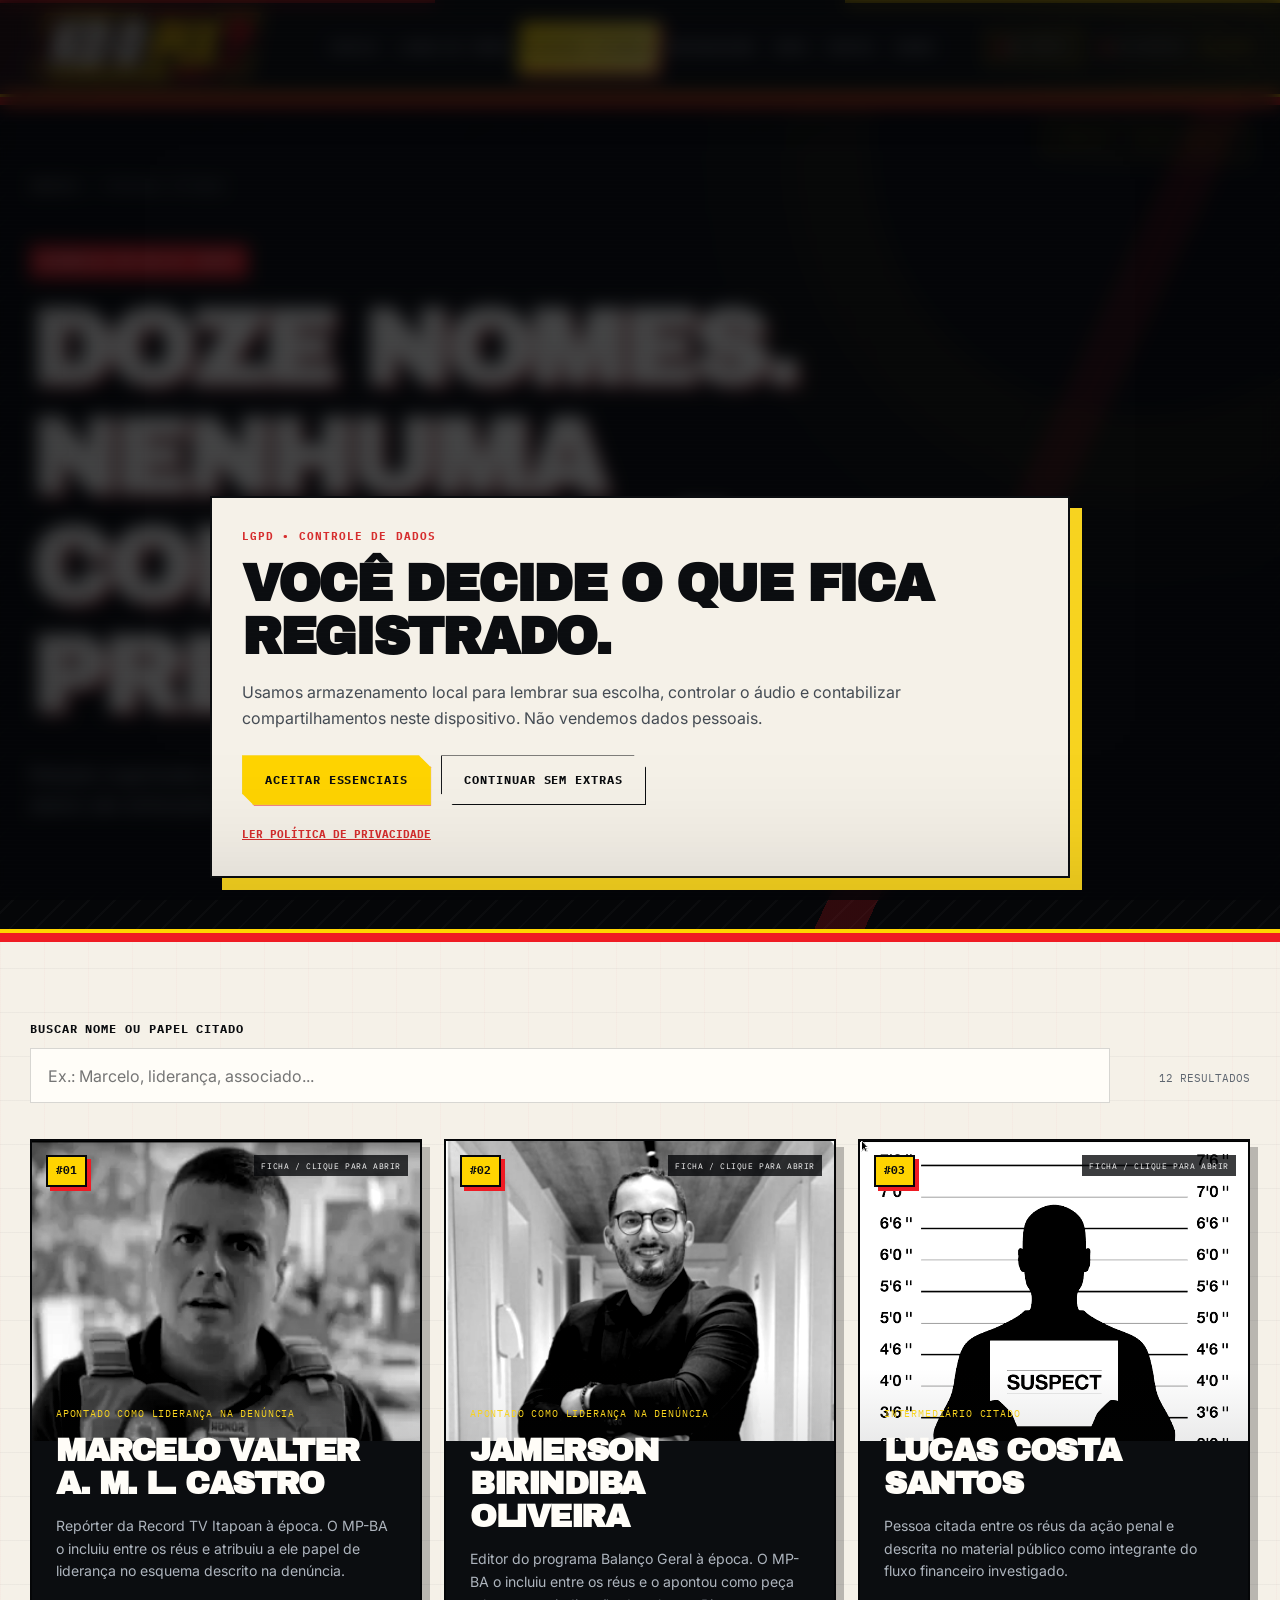
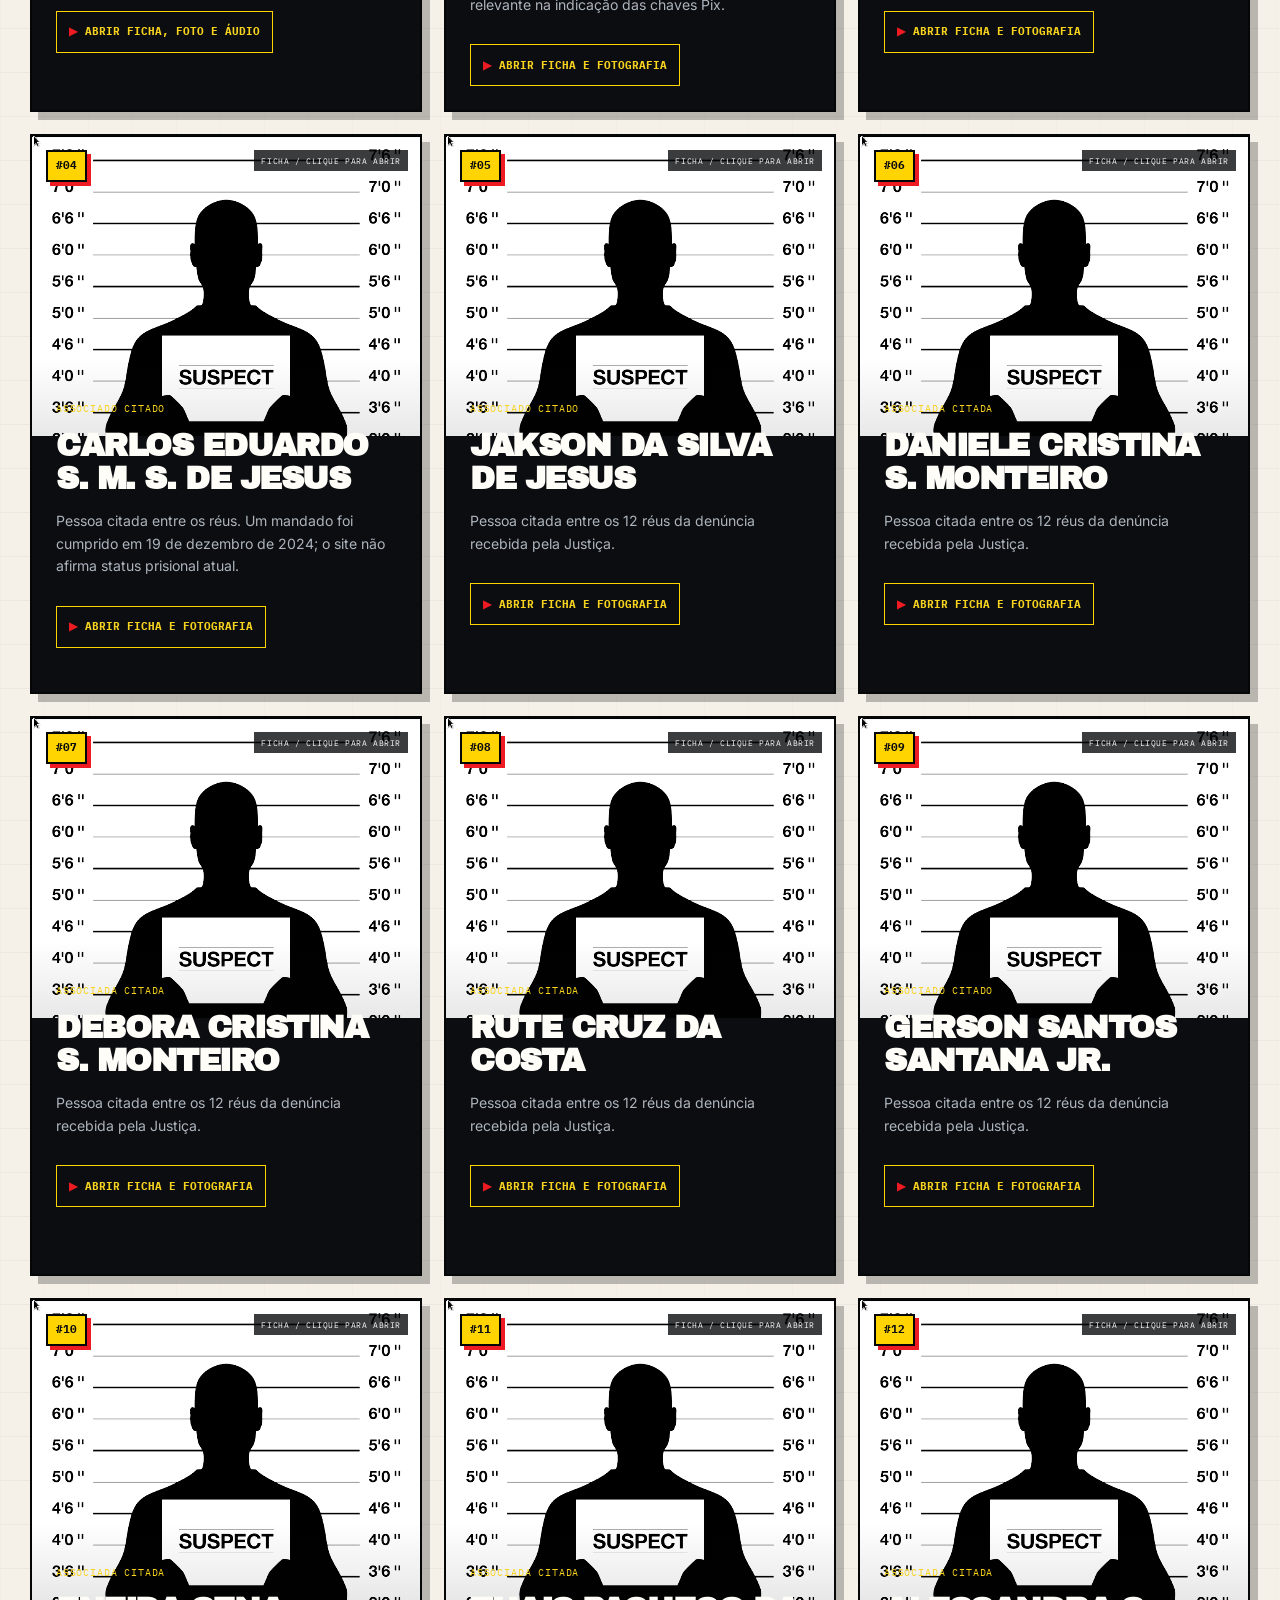
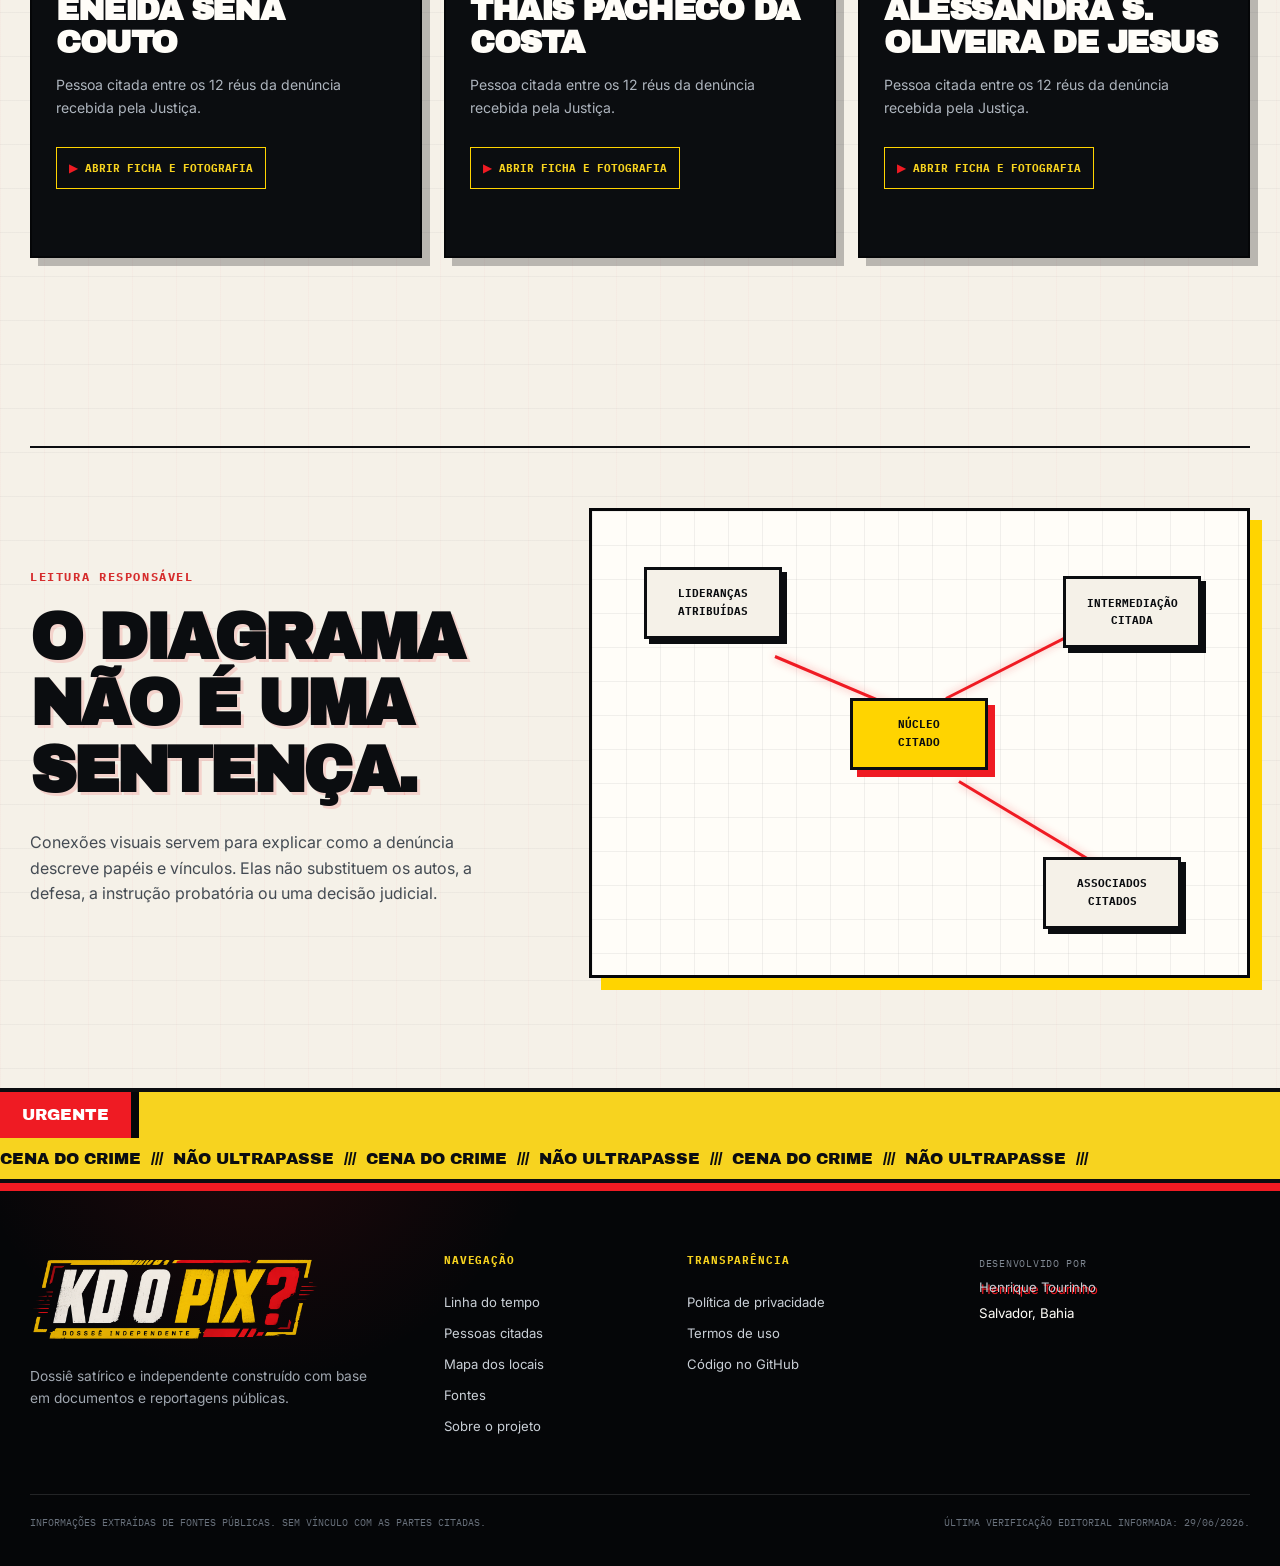
<file: pessoas-citadas/index.html>
<!DOCTYPE html>

<html lang="pt-BR"><head><meta charset="utf-8"/><meta content="width=device-width,initial-scale=1" name="viewport"/>
<title>Pessoas citadas — KD O PIX?</title><meta content="Relação dos 12 nomes citados na denúncia recebida pela Justiça, com presunção de inocência." name="description"/><meta content="Henrique Tourinho" name="author"/><meta content="index,follow,max-image-preview:large" name="robots"/>
<link href="https://kdopix.com.br/pessoas-citadas/" rel="canonical"/><meta content="website" property="og:type"/><meta content="KD O PIX?" property="og:site_name"/><meta content="Pessoas citadas — KD O PIX?" property="og:title"/><meta content="Relação dos 12 nomes citados na denúncia recebida pela Justiça, com presunção de inocência." property="og:description"/><meta content="https://kdopix.com.br/pessoas-citadas/" property="og:url"/><meta content="https://kdopix.com.br/assets/img/og-kdopix.jpg" property="og:image"/><meta content="summary_large_image" name="twitter:card"/>
<link href="../assets/img/favicon.svg" rel="icon" type="image/svg+xml"/><link href="../manifest.webmanifest" rel="manifest"/><link href="https://fonts.googleapis.com" rel="preconnect"/><link crossorigin="" href="https://fonts.gstatic.com" rel="preconnect"/><link href="https://fonts.googleapis.com/css2?family=Archivo+Black&amp;family=IBM+Plex+Mono:wght@400;500;600;700&amp;family=Inter:wght@400;500;600;700;800&amp;display=swap" rel="stylesheet"/><link href="../assets/css/style.css" rel="stylesheet"/><link href="../assets/css/broadcast.css" rel="stylesheet"/><meta content="#050608" name="theme-color"/><meta content="https://kdopix.com.br/assets/img/og-kdopix.jpg" name="twitter:image"/></head>
<body class="people-page broadcast-page"><a class="skip-link" href="#conteudo">Pular para o conteúdo</a><header class="site-header" data-header="">
<div class="header-inner container">
<a aria-label="KD O PIX? — Início" class="brand" href="../"><img alt="KD O PIX? — Dossiê independente" src="../assets/img/logo-kdopix.webp"/></a>
<button aria-expanded="false" aria-label="Abrir menu" class="menu-toggle" data-menu-toggle="" type="button"><span></span><span></span><span></span></button>
<nav aria-label="Navegação principal" class="main-nav" data-menu=""><a class="nav-link" href="../">Início</a><a class="nav-link" href="../linha-do-tempo/">Linha do tempo</a><a class="nav-link is-active" href="../pessoas-citadas/">Pessoas citadas</a><a class="nav-link" href="../repercussao/">Repercussão</a><a class="nav-link" href="../mapa/">Mapa</a><a class="nav-link" href="../fontes/">Fontes</a><a class="nav-link" href="../sobre/">Sobre</a></nav>
<div class="header-tools"><button aria-label="Ativar ou pausar áudio" class="sound-button" data-sound="" type="button"><span data-sound-icon="">▶</span><span data-sound-label="">Áudio</span></button><span class="live-label"><i></i> Salvador/BA</span></div>
</div></header><main id="conteudo"><section class="page-hero people-hero"><div class="container"><div class="breadcrumb"><a href="../">Início</a><span>/</span>Pessoas citadas</div><span class="section-index">DENÚNCIA MP-BA Nº 74077</span><h1>Doze nomes.<br/>Nenhuma condenação presumida.</h1><p>Relação organizada a partir das fontes públicas usadas pelo projeto. As funções descritas abaixo são atribuições da denúncia ou sínteses editoriais, não juízo definitivo.</p></div></section><section class="section section-compact"><div class="container"><div class="search-panel"><label for="people-search">Buscar nome ou papel citado</label><input data-people-search="" id="people-search" placeholder="Ex.: Marcelo, liderança, associado..." type="search"/><span data-people-count="">12 resultados</span></div><div class="people-grid"><article class="person-card" data-person-card="" data-search="marcelo valter a. m. l. castro apontado como liderança na denúncia"><div class="person-number">#01</div><img alt="Imagem pública de Marcelo Valter A. M. L. Castro" data-fallback="../media/perfil/juca.png" loading="lazy" src="../media/perfil/juca.png"/><div class="person-body"><span>Apontado como liderança na denúncia</span><h2>Marcelo Valter A. M. L. Castro</h2><p>Repórter da Record TV Itapoan à época. O MP-BA o incluiu entre os réus e atribuiu a ele papel de liderança no esquema descrito na denúncia.</p><button data-person-open='{"id": "01", "name": "Marcelo Valter A. M. L. Castro", "role": "Apontado como liderança na denúncia", "photo": "../media/perfil/juca.png", "desc": "Repórter da Record TV Itapoan à época. O MP-BA o incluiu entre os réus e atribuiu a ele papel de liderança no esquema descrito na denúncia.", "audio": "parar_de_cheirar.mp3"}' type="button">Abrir ficha, foto e áudio</button></div></article><article class="person-card" data-person-card="" data-search="jamerson birindiba oliveira apontado como liderança na denúncia"><div class="person-number">#02</div><img alt="Imagem pública de Jamerson Birindiba Oliveira" data-fallback="../media/perfil/janderson.png" loading="lazy" src="../media/perfil/janderson.png"/><div class="person-body"><span>Apontado como liderança na denúncia</span><h2>Jamerson Birindiba Oliveira</h2><p>Editor do programa Balanço Geral à época. O MP-BA o incluiu entre os réus e o apontou como peça relevante na indicação das chaves Pix.</p><button data-person-open='{"id": "02", "name": "Jamerson Birindiba Oliveira", "role": "Apontado como liderança na denúncia", "photo": "../media/perfil/janderson.png", "desc": "Editor do programa Balanço Geral à época. O MP-BA o incluiu entre os réus e o apontou como peça relevante na indicação das chaves Pix."}' type="button">Abrir ficha e fotografia</button></div></article><article class="person-card" data-person-card="" data-search="lucas costa santos intermediário citado"><div class="person-number">#03</div><img alt="Imagem neutra para Lucas Costa Santos" data-fallback="../media/perfil/padrao.png" loading="lazy" src="../media/perfil/padrao.png"/><div class="person-body"><span>Intermediário citado</span><h2>Lucas Costa Santos</h2><p>Pessoa citada entre os réus da ação penal e descrita no material público como integrante do fluxo financeiro investigado.</p><button data-person-open='{"id": "03", "name": "Lucas Costa Santos", "role": "Intermediário citado", "photo": "../media/perfil/padrao.png", "desc": "Pessoa citada entre os réus da ação penal e descrita no material público como integrante do fluxo financeiro investigado."}' type="button">Abrir ficha e fotografia</button></div></article><article class="person-card" data-person-card="" data-search="carlos eduardo s. m. s. de jesus associado citado"><div class="person-number">#04</div><img alt="Imagem neutra para Carlos Eduardo S. M. S. de Jesus" data-fallback="../media/perfil/padrao.png" loading="lazy" src="../media/perfil/padrao.png"/><div class="person-body"><span>Associado citado</span><h2>Carlos Eduardo S. M. S. de Jesus</h2><p>Pessoa citada entre os réus. Um mandado foi cumprido em 19 de dezembro de 2024; o site não afirma status prisional atual.</p><button data-person-open='{"id": "04", "name": "Carlos Eduardo S. M. S. de Jesus", "role": "Associado citado", "photo": "../media/perfil/padrao.png", "desc": "Pessoa citada entre os réus. Um mandado foi cumprido em 19 de dezembro de 2024; o site não afirma status prisional atual."}' type="button">Abrir ficha e fotografia</button></div></article><article class="person-card" data-person-card="" data-search="jakson da silva de jesus associado citado"><div class="person-number">#05</div><img alt="Imagem neutra para Jakson da Silva de Jesus" data-fallback="../media/perfil/padrao.png" loading="lazy" src="../media/perfil/padrao.png"/><div class="person-body"><span>Associado citado</span><h2>Jakson da Silva de Jesus</h2><p>Pessoa citada entre os 12 réus da denúncia recebida pela Justiça.</p><button data-person-open='{"id": "05", "name": "Jakson da Silva de Jesus", "role": "Associado citado", "photo": "../media/perfil/padrao.png", "desc": "Pessoa citada entre os 12 réus da denúncia recebida pela Justiça."}' type="button">Abrir ficha e fotografia</button></div></article><article class="person-card" data-person-card="" data-search="daniele cristina s. monteiro associada citada"><div class="person-number">#06</div><img alt="Imagem neutra para Daniele Cristina S. Monteiro" data-fallback="../media/perfil/padrao.png" loading="lazy" src="../media/perfil/padrao.png"/><div class="person-body"><span>Associada citada</span><h2>Daniele Cristina S. Monteiro</h2><p>Pessoa citada entre os 12 réus da denúncia recebida pela Justiça.</p><button data-person-open='{"id": "06", "name": "Daniele Cristina S. Monteiro", "role": "Associada citada", "photo": "../media/perfil/padrao.png", "desc": "Pessoa citada entre os 12 réus da denúncia recebida pela Justiça."}' type="button">Abrir ficha e fotografia</button></div></article><article class="person-card" data-person-card="" data-search="debora cristina s. monteiro associada citada"><div class="person-number">#07</div><img alt="Imagem neutra para Debora Cristina S. Monteiro" data-fallback="../media/perfil/padrao.png" loading="lazy" src="../media/perfil/padrao.png"/><div class="person-body"><span>Associada citada</span><h2>Debora Cristina S. Monteiro</h2><p>Pessoa citada entre os 12 réus da denúncia recebida pela Justiça.</p><button data-person-open='{"id": "07", "name": "Debora Cristina S. Monteiro", "role": "Associada citada", "photo": "../media/perfil/padrao.png", "desc": "Pessoa citada entre os 12 réus da denúncia recebida pela Justiça."}' type="button">Abrir ficha e fotografia</button></div></article><article class="person-card" data-person-card="" data-search="rute cruz da costa associada citada"><div class="person-number">#08</div><img alt="Imagem neutra para Rute Cruz da Costa" data-fallback="../media/perfil/padrao.png" loading="lazy" src="../media/perfil/padrao.png"/><div class="person-body"><span>Associada citada</span><h2>Rute Cruz da Costa</h2><p>Pessoa citada entre os 12 réus da denúncia recebida pela Justiça.</p><button data-person-open='{"id": "08", "name": "Rute Cruz da Costa", "role": "Associada citada", "photo": "../media/perfil/padrao.png", "desc": "Pessoa citada entre os 12 réus da denúncia recebida pela Justiça."}' type="button">Abrir ficha e fotografia</button></div></article><article class="person-card" data-person-card="" data-search="gerson santos santana jr. associado citado"><div class="person-number">#09</div><img alt="Imagem neutra para Gerson Santos Santana Jr." data-fallback="../media/perfil/padrao.png" loading="lazy" src="../media/perfil/padrao.png"/><div class="person-body"><span>Associado citado</span><h2>Gerson Santos Santana Jr.</h2><p>Pessoa citada entre os 12 réus da denúncia recebida pela Justiça.</p><button data-person-open='{"id": "09", "name": "Gerson Santos Santana Jr.", "role": "Associado citado", "photo": "../media/perfil/padrao.png", "desc": "Pessoa citada entre os 12 réus da denúncia recebida pela Justiça."}' type="button">Abrir ficha e fotografia</button></div></article><article class="person-card" data-person-card="" data-search="eneida sena couto associada citada"><div class="person-number">#10</div><img alt="Imagem neutra para Eneida Sena Couto" data-fallback="../media/perfil/padrao.png" loading="lazy" src="../media/perfil/padrao.png"/><div class="person-body"><span>Associada citada</span><h2>Eneida Sena Couto</h2><p>Pessoa citada entre os 12 réus da denúncia recebida pela Justiça.</p><button data-person-open='{"id": "10", "name": "Eneida Sena Couto", "role": "Associada citada", "photo": "../media/perfil/padrao.png", "desc": "Pessoa citada entre os 12 réus da denúncia recebida pela Justiça."}' type="button">Abrir ficha e fotografia</button></div></article><article class="person-card" data-person-card="" data-search="thais pacheco da costa associada citada"><div class="person-number">#11</div><img alt="Imagem neutra para Thais Pacheco da Costa" data-fallback="../media/perfil/padrao.png" loading="lazy" src="../media/perfil/padrao.png"/><div class="person-body"><span>Associada citada</span><h2>Thais Pacheco da Costa</h2><p>Pessoa citada entre os 12 réus da denúncia recebida pela Justiça.</p><button data-person-open='{"id": "11", "name": "Thais Pacheco da Costa", "role": "Associada citada", "photo": "../media/perfil/padrao.png", "desc": "Pessoa citada entre os 12 réus da denúncia recebida pela Justiça."}' type="button">Abrir ficha e fotografia</button></div></article><article class="person-card" data-person-card="" data-search="alessandra s. oliveira de jesus associada citada"><div class="person-number">#12</div><img alt="Imagem neutra para Alessandra S. Oliveira de Jesus" data-fallback="../media/perfil/padrao.png" loading="lazy" src="../media/perfil/padrao.png"/><div class="person-body"><span>Associada citada</span><h2>Alessandra S. Oliveira de Jesus</h2><p>Pessoa citada entre os 12 réus da denúncia recebida pela Justiça.</p><button data-person-open='{"id": "12", "name": "Alessandra S. Oliveira de Jesus", "role": "Associada citada", "photo": "../media/perfil/padrao.png", "desc": "Pessoa citada entre os 12 réus da denúncia recebida pela Justiça."}' type="button">Abrir ficha e fotografia</button></div></article></div></div></section><section class="section"><div class="container relationship-panel"><div><span class="section-index">LEITURA RESPONSÁVEL</span><h2>O diagrama não é uma sentença.</h2><p>Conexões visuais servem para explicar como a denúncia descreve papéis e vínculos. Elas não substituem os autos, a defesa, a instrução probatória ou uma decisão judicial.</p></div><div aria-label="Diagrama editorial de vínculos" class="relationship-visual"><span class="node node-main">NÚCLEO<br/>CITADO</span><span class="node node-a">Lideranças<br/>atribuídas</span><span class="node node-b">Intermediação<br/>citada</span><span class="node node-c">Associados<br/>citados</span><i class="line line-a"></i><i class="line line-b"></i><i class="line line-c"></i></div></div></section></main><footer class="main-footer">
<div aria-hidden="true" class="warning-tape"><div>CENA DO CRIME  ///  NÃO ULTRAPASSE  ///  CENA DO CRIME  ///  NÃO ULTRAPASSE  ///  CENA DO CRIME  ///  NÃO ULTRAPASSE  ///  </div></div>
<div class="container footer-grid">
<div><img alt="KD O PIX? — Dossiê independente" class="footer-logo" src="../assets/img/logo-kdopix.webp"/><p>Dossiê satírico e independente construído com base em documentos e reportagens públicas.</p></div>
<div><h2>Navegação</h2><a href="../linha-do-tempo/">Linha do tempo</a><a href="../pessoas-citadas/">Pessoas citadas</a><a href="../mapa/">Mapa dos locais</a><a href="../fontes/">Fontes</a><a href="../sobre/">Sobre o projeto</a></div>
<div><h2>Transparência</h2><a href="../politica-de-privacidade/">Política de privacidade</a><a href="../termos-de-uso/">Termos de uso</a><a href="https://github.com/henriquetourinho/kdopix" rel="noopener noreferrer" target="_blank">Código no GitHub</a></div>
<div class="developer-credit"><span>Desenvolvido por</span><a href="https://henriquetourinho.com.br/" rel="noopener noreferrer" target="_blank">Henrique Tourinho</a><small>Salvador, Bahia</small></div>
</div>
<div class="container footer-bottom"><p>Informações extraídas de fontes públicas. Sem vínculo com as partes citadas.</p><p>Última verificação editorial informada: 29/06/2026.</p></div>
</footer><audio id="site-audio" preload="none"><source src="../media/kdopix.mp3" type="audio/mpeg"/></audio>
<div class="cookie-overlay" data-cookie-overlay="" hidden="">
<div aria-labelledby="cookie-title" aria-modal="true" class="cookie-dialog" role="dialog">
<div class="cookie-kicker">LGPD • CONTROLE DE DADOS</div><h2 id="cookie-title">Você decide o que fica registrado.</h2>
<p>Usamos armazenamento local para lembrar sua escolha, controlar o áudio e contabilizar compartilhamentos neste dispositivo. Não vendemos dados pessoais.</p>
<div class="cookie-actions"><button class="button button-primary" data-cookie-accept="">Aceitar essenciais</button><button class="button button-ghost" data-cookie-reject="">Continuar sem extras</button></div>
<a href="../politica-de-privacidade/">Ler política de privacidade</a>
</div></div>
<button aria-label="Voltar ao topo" class="back-top" data-back-top="" type="button">↑</button><script defer="" src="../assets/js/app.js"></script></body></html>
</file>
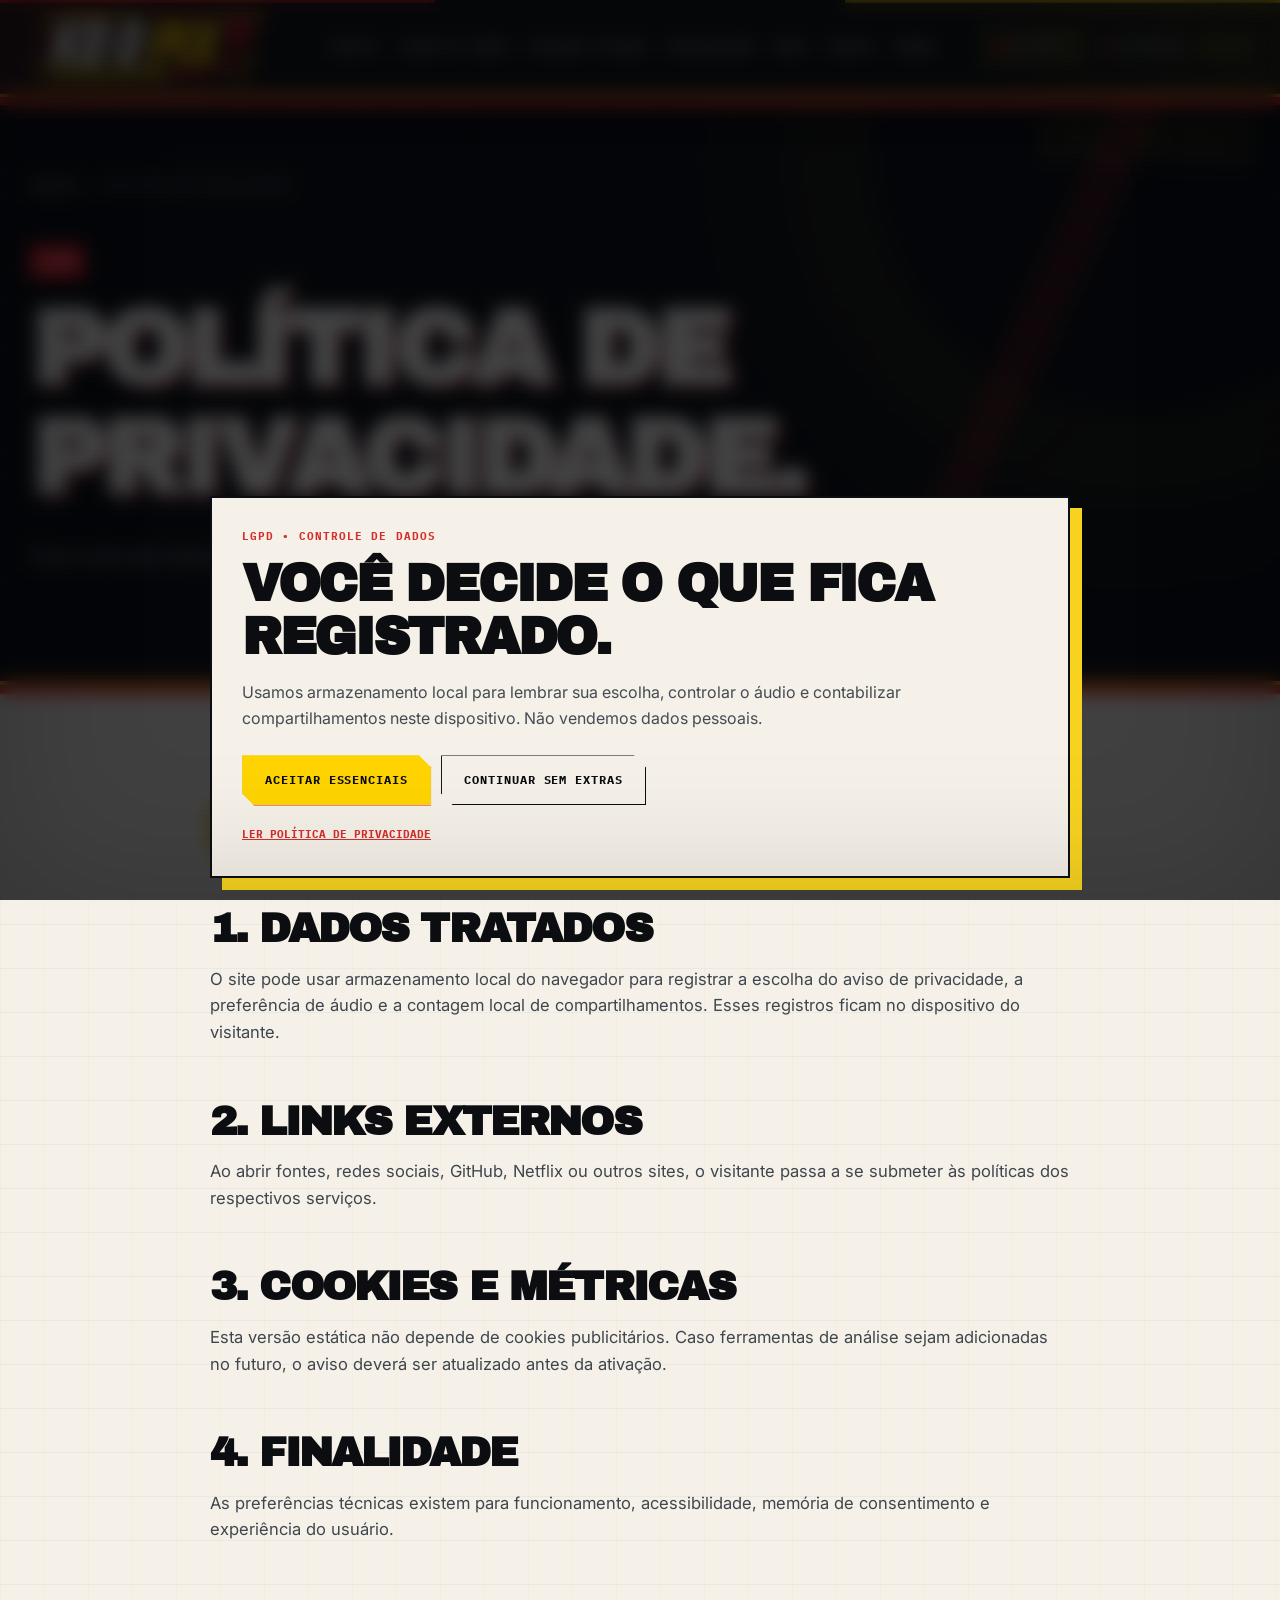
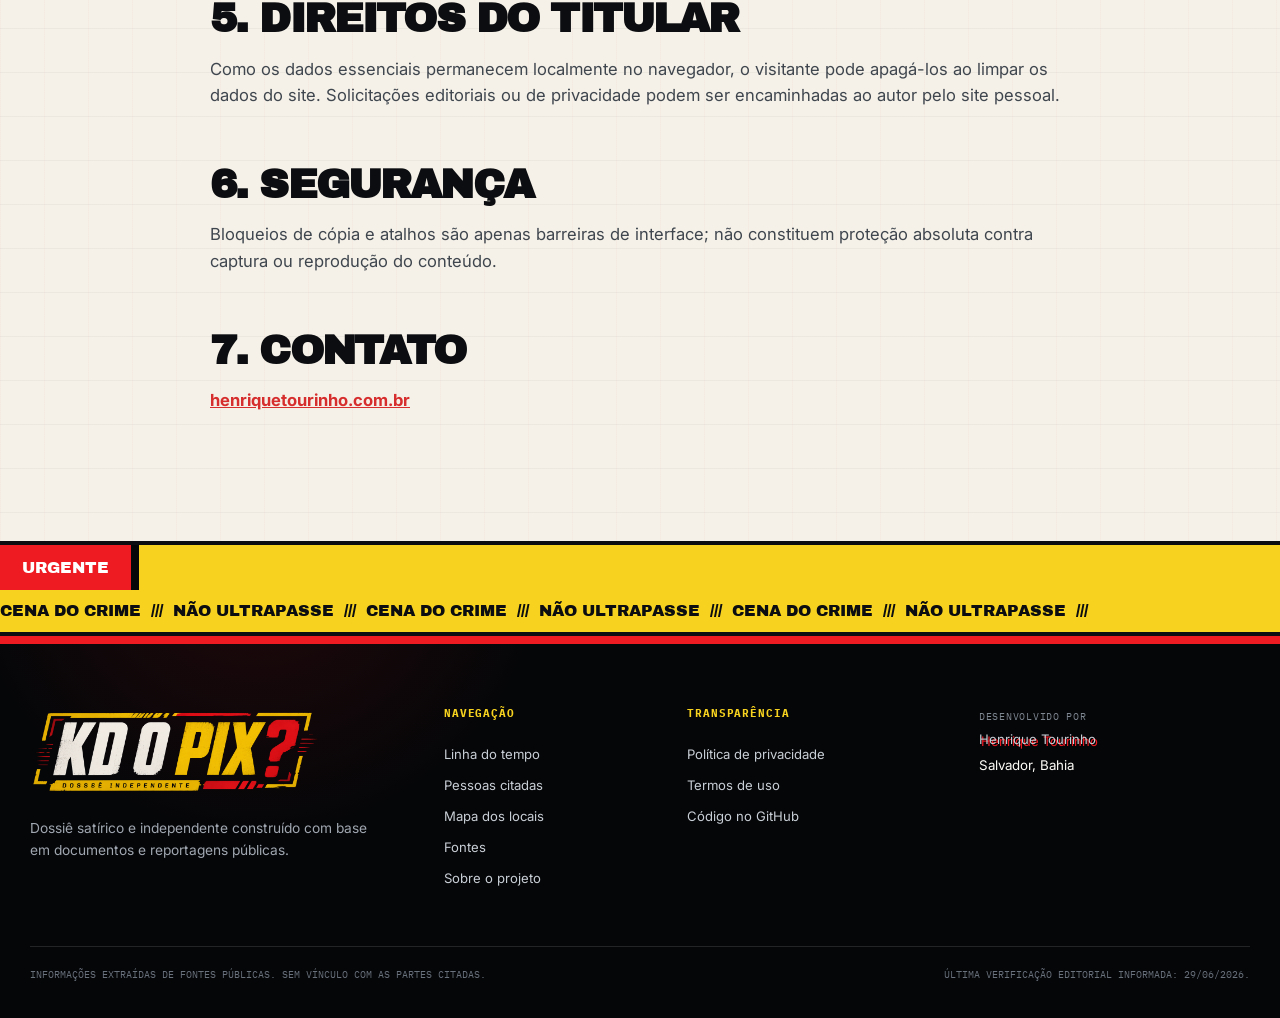
<file: politica-de-privacidade/index.html>
<!DOCTYPE html>

<html lang="pt-BR"><head><meta charset="utf-8"/><meta content="width=device-width,initial-scale=1" name="viewport"/>
<title>Política de privacidade — KD O PIX?</title><meta content="Política de privacidade e uso de armazenamento local do site KD O PIX?." name="description"/><meta content="Henrique Tourinho" name="author"/><meta content="index,follow,max-image-preview:large" name="robots"/>
<link href="https://kdopix.com.br/politica-de-privacidade/" rel="canonical"/><meta content="website" property="og:type"/><meta content="KD O PIX?" property="og:site_name"/><meta content="Política de privacidade — KD O PIX?" property="og:title"/><meta content="Política de privacidade e uso de armazenamento local do site KD O PIX?." property="og:description"/><meta content="https://kdopix.com.br/politica-de-privacidade/" property="og:url"/><meta content="https://kdopix.com.br/assets/img/og-kdopix.jpg" property="og:image"/><meta content="summary_large_image" name="twitter:card"/>
<link href="../assets/img/favicon.svg" rel="icon" type="image/svg+xml"/><link href="../manifest.webmanifest" rel="manifest"/><link href="https://fonts.googleapis.com" rel="preconnect"/><link crossorigin="" href="https://fonts.gstatic.com" rel="preconnect"/><link href="https://fonts.googleapis.com/css2?family=Archivo+Black&amp;family=IBM+Plex+Mono:wght@400;500;600;700&amp;family=Inter:wght@400;500;600;700;800&amp;display=swap" rel="stylesheet"/><link href="../assets/css/style.css" rel="stylesheet"/><link href="../assets/css/broadcast.css" rel="stylesheet"/><meta content="#050608" name="theme-color"/><meta content="https://kdopix.com.br/assets/img/og-kdopix.jpg" name="twitter:image"/></head>
<body class="legal-page broadcast-page"><a class="skip-link" href="#conteudo">Pular para o conteúdo</a><header class="site-header" data-header="">
<div class="header-inner container">
<a aria-label="KD O PIX? — Início" class="brand" href="../"><img alt="KD O PIX? — Dossiê independente" src="../assets/img/logo-kdopix.webp"/></a>
<button aria-expanded="false" aria-label="Abrir menu" class="menu-toggle" data-menu-toggle="" type="button"><span></span><span></span><span></span></button>
<nav aria-label="Navegação principal" class="main-nav" data-menu=""><a class="nav-link" href="../">Início</a><a class="nav-link" href="../linha-do-tempo/">Linha do tempo</a><a class="nav-link" href="../pessoas-citadas/">Pessoas citadas</a><a class="nav-link" href="../repercussao/">Repercussão</a><a class="nav-link" href="../mapa/">Mapa</a><a class="nav-link" href="../fontes/">Fontes</a><a class="nav-link" href="../sobre/">Sobre</a></nav>
<div class="header-tools"><button aria-label="Ativar ou pausar áudio" class="sound-button" data-sound="" type="button"><span data-sound-icon="">▶</span><span data-sound-label="">Áudio</span></button><span class="live-label"><i></i> Salvador/BA</span></div>
</div></header><main id="conteudo"><section class="page-hero legal-hero"><div class="container"><div class="breadcrumb"><a href="../">Início</a><span>/</span>Política de privacidade</div><span class="section-index">LGPD</span><h1>Política de privacidade.</h1><p>Como este site trata preferências técnicas e dados mínimos de navegação.</p></div></section><section class="section"><div class="container legal-content"><p><strong>Última atualização:</strong> 16 de julho de 2026.</p><h2>1. Dados tratados</h2><p>O site pode usar armazenamento local do navegador para registrar a escolha do aviso de privacidade, a preferência de áudio e a contagem local de compartilhamentos. Esses registros ficam no dispositivo do visitante.</p><h2>2. Links externos</h2><p>Ao abrir fontes, redes sociais, GitHub, Netflix ou outros sites, o visitante passa a se submeter às políticas dos respectivos serviços.</p><h2>3. Cookies e métricas</h2><p>Esta versão estática não depende de cookies publicitários. Caso ferramentas de análise sejam adicionadas no futuro, o aviso deverá ser atualizado antes da ativação.</p><h2>4. Finalidade</h2><p>As preferências técnicas existem para funcionamento, acessibilidade, memória de consentimento e experiência do usuário.</p><h2>5. Direitos do titular</h2><p>Como os dados essenciais permanecem localmente no navegador, o visitante pode apagá-los ao limpar os dados do site. Solicitações editoriais ou de privacidade podem ser encaminhadas ao autor pelo site pessoal.</p><h2>6. Segurança</h2><p>Bloqueios de cópia e atalhos são apenas barreiras de interface; não constituem proteção absoluta contra captura ou reprodução do conteúdo.</p><h2>7. Contato</h2><p><a href="https://henriquetourinho.com.br/" rel="noopener noreferrer" target="_blank">henriquetourinho.com.br</a></p></div></section></main><footer class="main-footer">
<div aria-hidden="true" class="warning-tape"><div>CENA DO CRIME  ///  NÃO ULTRAPASSE  ///  CENA DO CRIME  ///  NÃO ULTRAPASSE  ///  CENA DO CRIME  ///  NÃO ULTRAPASSE  ///  </div></div>
<div class="container footer-grid">
<div><img alt="KD O PIX? — Dossiê independente" class="footer-logo" src="../assets/img/logo-kdopix.webp"/><p>Dossiê satírico e independente construído com base em documentos e reportagens públicas.</p></div>
<div><h2>Navegação</h2><a href="../linha-do-tempo/">Linha do tempo</a><a href="../pessoas-citadas/">Pessoas citadas</a><a href="../mapa/">Mapa dos locais</a><a href="../fontes/">Fontes</a><a href="../sobre/">Sobre o projeto</a></div>
<div><h2>Transparência</h2><a href="../politica-de-privacidade/">Política de privacidade</a><a href="../termos-de-uso/">Termos de uso</a><a href="https://github.com/henriquetourinho/kdopix" rel="noopener noreferrer" target="_blank">Código no GitHub</a></div>
<div class="developer-credit"><span>Desenvolvido por</span><a href="https://henriquetourinho.com.br/" rel="noopener noreferrer" target="_blank">Henrique Tourinho</a><small>Salvador, Bahia</small></div>
</div>
<div class="container footer-bottom"><p>Informações extraídas de fontes públicas. Sem vínculo com as partes citadas.</p><p>Última verificação editorial informada: 29/06/2026.</p></div>
</footer><audio id="site-audio" preload="none"><source src="../media/kdopix.mp3" type="audio/mpeg"/></audio>
<div class="cookie-overlay" data-cookie-overlay="" hidden="">
<div aria-labelledby="cookie-title" aria-modal="true" class="cookie-dialog" role="dialog">
<div class="cookie-kicker">LGPD • CONTROLE DE DADOS</div><h2 id="cookie-title">Você decide o que fica registrado.</h2>
<p>Usamos armazenamento local para lembrar sua escolha, controlar o áudio e contabilizar compartilhamentos neste dispositivo. Não vendemos dados pessoais.</p>
<div class="cookie-actions"><button class="button button-primary" data-cookie-accept="">Aceitar essenciais</button><button class="button button-ghost" data-cookie-reject="">Continuar sem extras</button></div>
<a href="../politica-de-privacidade/">Ler política de privacidade</a>
</div></div>
<button aria-label="Voltar ao topo" class="back-top" data-back-top="" type="button">↑</button><script defer="" src="../assets/js/app.js"></script></body></html>
</file>
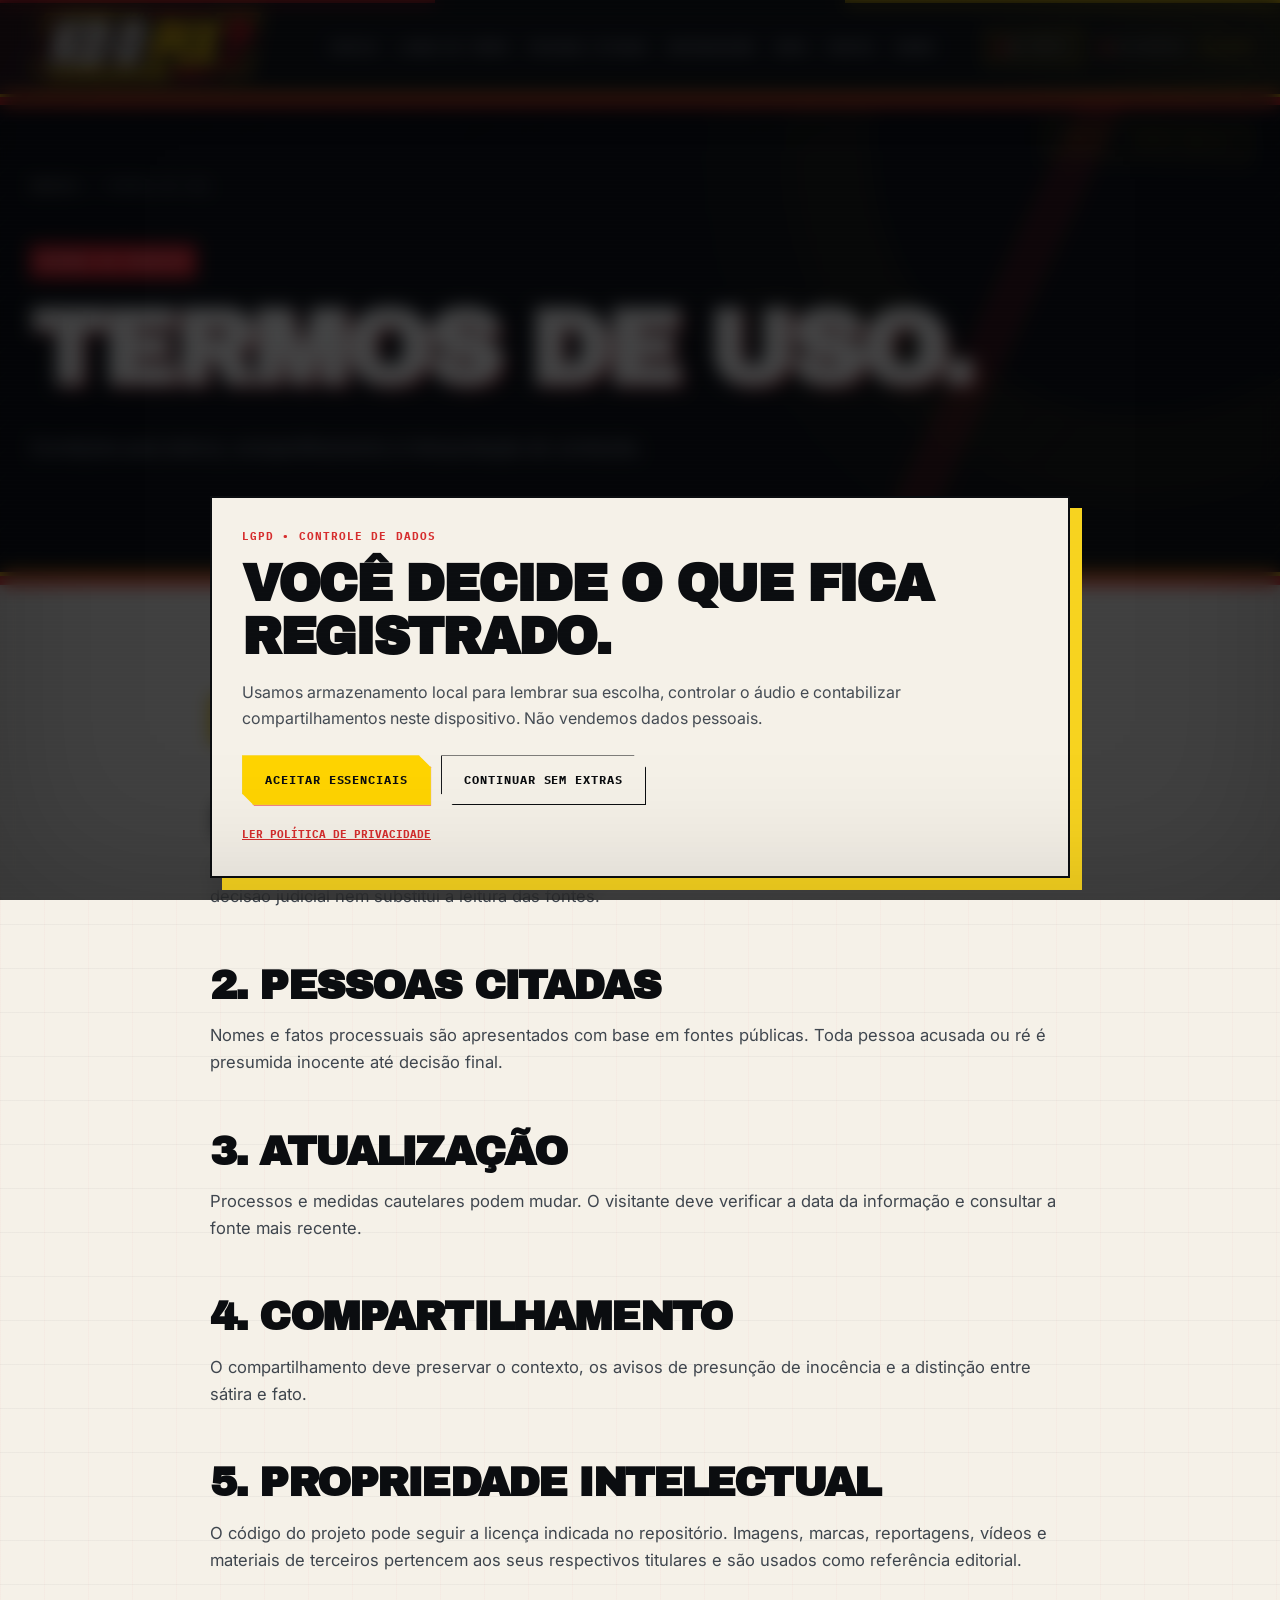
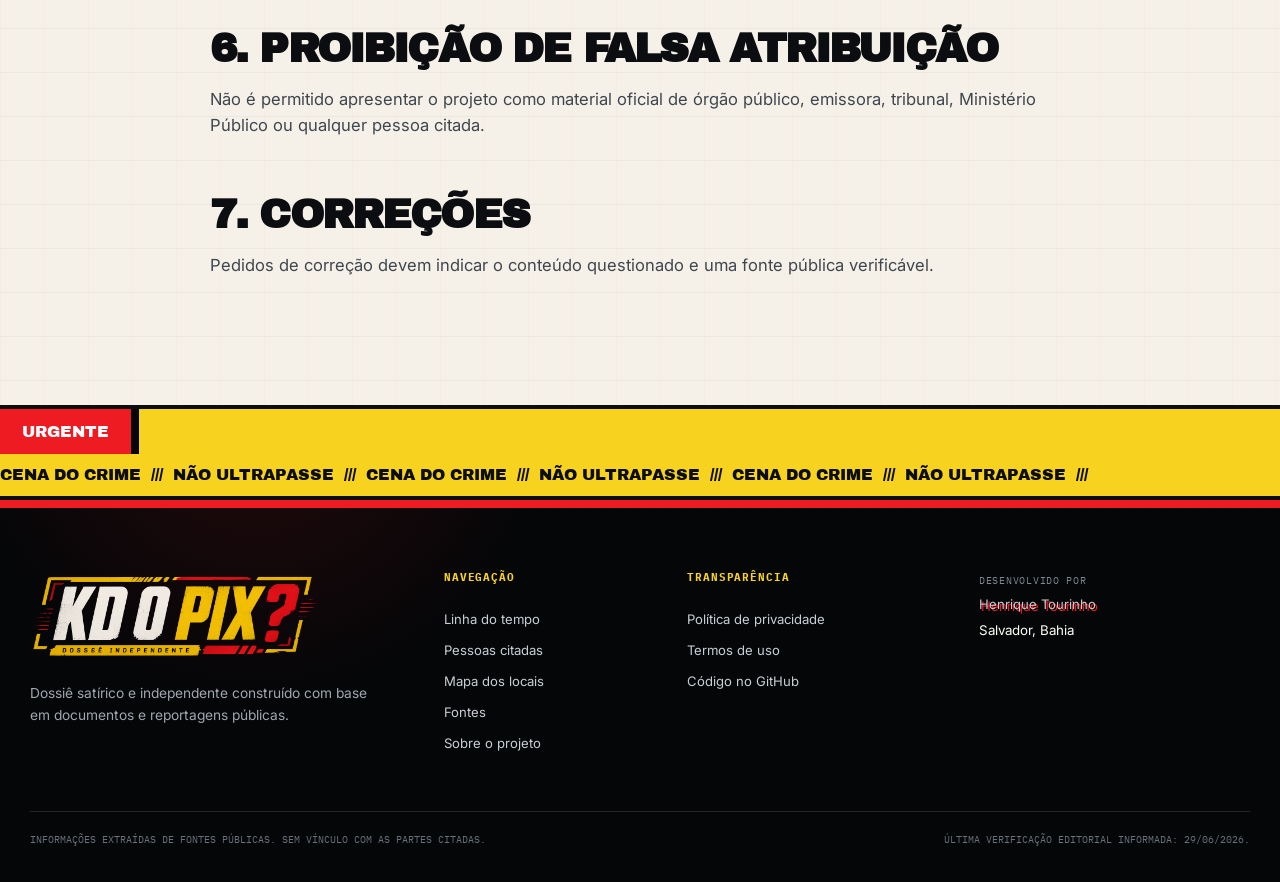
<file: termos-de-uso/index.html>
<!DOCTYPE html>

<html lang="pt-BR"><head><meta charset="utf-8"/><meta content="width=device-width,initial-scale=1" name="viewport"/>
<title>Termos de uso — KD O PIX?</title><meta content="Termos de uso, natureza satírica e critérios editoriais do site KD O PIX?." name="description"/><meta content="Henrique Tourinho" name="author"/><meta content="index,follow,max-image-preview:large" name="robots"/>
<link href="https://kdopix.com.br/termos-de-uso/" rel="canonical"/><meta content="website" property="og:type"/><meta content="KD O PIX?" property="og:site_name"/><meta content="Termos de uso — KD O PIX?" property="og:title"/><meta content="Termos de uso, natureza satírica e critérios editoriais do site KD O PIX?." property="og:description"/><meta content="https://kdopix.com.br/termos-de-uso/" property="og:url"/><meta content="https://kdopix.com.br/assets/img/og-kdopix.jpg" property="og:image"/><meta content="summary_large_image" name="twitter:card"/>
<link href="../assets/img/favicon.svg" rel="icon" type="image/svg+xml"/><link href="../manifest.webmanifest" rel="manifest"/><link href="https://fonts.googleapis.com" rel="preconnect"/><link crossorigin="" href="https://fonts.gstatic.com" rel="preconnect"/><link href="https://fonts.googleapis.com/css2?family=Archivo+Black&amp;family=IBM+Plex+Mono:wght@400;500;600;700&amp;family=Inter:wght@400;500;600;700;800&amp;display=swap" rel="stylesheet"/><link href="../assets/css/style.css" rel="stylesheet"/><link href="../assets/css/broadcast.css" rel="stylesheet"/><meta content="#050608" name="theme-color"/><meta content="https://kdopix.com.br/assets/img/og-kdopix.jpg" name="twitter:image"/></head>
<body class="legal-page broadcast-page"><a class="skip-link" href="#conteudo">Pular para o conteúdo</a><header class="site-header" data-header="">
<div class="header-inner container">
<a aria-label="KD O PIX? — Início" class="brand" href="../"><img alt="KD O PIX? — Dossiê independente" src="../assets/img/logo-kdopix.webp"/></a>
<button aria-expanded="false" aria-label="Abrir menu" class="menu-toggle" data-menu-toggle="" type="button"><span></span><span></span><span></span></button>
<nav aria-label="Navegação principal" class="main-nav" data-menu=""><a class="nav-link" href="../">Início</a><a class="nav-link" href="../linha-do-tempo/">Linha do tempo</a><a class="nav-link" href="../pessoas-citadas/">Pessoas citadas</a><a class="nav-link" href="../repercussao/">Repercussão</a><a class="nav-link" href="../mapa/">Mapa</a><a class="nav-link" href="../fontes/">Fontes</a><a class="nav-link" href="../sobre/">Sobre</a></nav>
<div class="header-tools"><button aria-label="Ativar ou pausar áudio" class="sound-button" data-sound="" type="button"><span data-sound-icon="">▶</span><span data-sound-label="">Áudio</span></button><span class="live-label"><i></i> Salvador/BA</span></div>
</div></header><main id="conteudo"><section class="page-hero legal-hero"><div class="container"><div class="breadcrumb"><a href="../">Início</a><span>/</span>Termos de uso</div><span class="section-index">REGRAS DO PROJETO</span><h1>Termos de uso.</h1><p>Condições para leitura, compartilhamento e interpretação do conteúdo.</p></div></section><section class="section"><div class="container legal-content"><p><strong>Última atualização:</strong> 16 de julho de 2026.</p><h2>1. Natureza editorial</h2><p>O KD O PIX? é um projeto independente de sátira jornalística, crítica de mídia e protesto. Não representa decisão judicial nem substitui a leitura das fontes.</p><h2>2. Pessoas citadas</h2><p>Nomes e fatos processuais são apresentados com base em fontes públicas. Toda pessoa acusada ou ré é presumida inocente até decisão final.</p><h2>3. Atualização</h2><p>Processos e medidas cautelares podem mudar. O visitante deve verificar a data da informação e consultar a fonte mais recente.</p><h2>4. Compartilhamento</h2><p>O compartilhamento deve preservar o contexto, os avisos de presunção de inocência e a distinção entre sátira e fato.</p><h2>5. Propriedade intelectual</h2><p>O código do projeto pode seguir a licença indicada no repositório. Imagens, marcas, reportagens, vídeos e materiais de terceiros pertencem aos seus respectivos titulares e são usados como referência editorial.</p><h2>6. Proibição de falsa atribuição</h2><p>Não é permitido apresentar o projeto como material oficial de órgão público, emissora, tribunal, Ministério Público ou qualquer pessoa citada.</p><h2>7. Correções</h2><p>Pedidos de correção devem indicar o conteúdo questionado e uma fonte pública verificável.</p></div></section></main><footer class="main-footer">
<div aria-hidden="true" class="warning-tape"><div>CENA DO CRIME  ///  NÃO ULTRAPASSE  ///  CENA DO CRIME  ///  NÃO ULTRAPASSE  ///  CENA DO CRIME  ///  NÃO ULTRAPASSE  ///  </div></div>
<div class="container footer-grid">
<div><img alt="KD O PIX? — Dossiê independente" class="footer-logo" src="../assets/img/logo-kdopix.webp"/><p>Dossiê satírico e independente construído com base em documentos e reportagens públicas.</p></div>
<div><h2>Navegação</h2><a href="../linha-do-tempo/">Linha do tempo</a><a href="../pessoas-citadas/">Pessoas citadas</a><a href="../mapa/">Mapa dos locais</a><a href="../fontes/">Fontes</a><a href="../sobre/">Sobre o projeto</a></div>
<div><h2>Transparência</h2><a href="../politica-de-privacidade/">Política de privacidade</a><a href="../termos-de-uso/">Termos de uso</a><a href="https://github.com/henriquetourinho/kdopix" rel="noopener noreferrer" target="_blank">Código no GitHub</a></div>
<div class="developer-credit"><span>Desenvolvido por</span><a href="https://henriquetourinho.com.br/" rel="noopener noreferrer" target="_blank">Henrique Tourinho</a><small>Salvador, Bahia</small></div>
</div>
<div class="container footer-bottom"><p>Informações extraídas de fontes públicas. Sem vínculo com as partes citadas.</p><p>Última verificação editorial informada: 29/06/2026.</p></div>
</footer><audio id="site-audio" preload="none"><source src="../media/kdopix.mp3" type="audio/mpeg"/></audio>
<div class="cookie-overlay" data-cookie-overlay="" hidden="">
<div aria-labelledby="cookie-title" aria-modal="true" class="cookie-dialog" role="dialog">
<div class="cookie-kicker">LGPD • CONTROLE DE DADOS</div><h2 id="cookie-title">Você decide o que fica registrado.</h2>
<p>Usamos armazenamento local para lembrar sua escolha, controlar o áudio e contabilizar compartilhamentos neste dispositivo. Não vendemos dados pessoais.</p>
<div class="cookie-actions"><button class="button button-primary" data-cookie-accept="">Aceitar essenciais</button><button class="button button-ghost" data-cookie-reject="">Continuar sem extras</button></div>
<a href="../politica-de-privacidade/">Ler política de privacidade</a>
</div></div>
<button aria-label="Voltar ao topo" class="back-top" data-back-top="" type="button">↑</button><script defer="" src="../assets/js/app.js"></script></body></html>
</file>
<file: assets/css/style.css>
:root {
  --ink: #0b0d10;
  --ink-2: #11151a;
  --ink-3: #171c22;
  --paper: #f5f1e8;
  --paper-2: #e8e1d3;
  --white: #fffdf8;
  --muted: #9aa2ad;
  --muted-dark: #5e6670;
  --line: rgba(255,255,255,.12);
  --line-dark: rgba(11,13,16,.16);
  --yellow: #f7d31f;
  --yellow-2: #ffeb72;
  --red: #d62d2d;
  --red-2: #ff4c42;
  --green: #4cd28a;
  --max: 1220px;
  --radius: 4px;
  --display: "Archivo Black", Impact, sans-serif;
  --mono: "IBM Plex Mono", ui-monospace, monospace;
  --body: Inter, Arial, sans-serif;
  --shadow: 0 25px 80px rgba(0,0,0,.22);
}

* { box-sizing: border-box; }
html { scroll-behavior: smooth; background: var(--ink); }
body {
  margin: 0;
  min-width: 320px;
  background: var(--paper);
  color: var(--ink);
  font-family: var(--body);
  line-height: 1.6;
  overflow-x: hidden;
}
body::before {
  content: "";
  position: fixed;
  inset: 0;
  z-index: 9999;
  pointer-events: none;
  opacity: .19;
  mix-blend-mode: multiply;
  background-image: url("data:image/svg+xml,%3Csvg xmlns='http://www.w3.org/2000/svg' width='180' height='180' viewBox='0 0 180 180'%3E%3Cfilter id='n'%3E%3CfeTurbulence type='fractalNoise' baseFrequency='.85' numOctaves='3' stitchTiles='stitch'/%3E%3C/filter%3E%3Crect width='100%25' height='100%25' filter='url(%23n)' opacity='.18'/%3E%3C/svg%3E");
}
img { max-width: 100%; display: block; }
a { color: inherit; }
button, input { font: inherit; }
button { color: inherit; }
::selection { background: var(--yellow); color: var(--ink); }

.container { width: min(calc(100% - 40px), var(--max)); margin-inline: auto; }
.skip-link { position: fixed; left: 12px; top: -100px; z-index: 20000; background: var(--yellow); color: var(--ink); padding: 10px 14px; font-weight: 800; text-decoration: none; }
.skip-link:focus { top: 12px; }

/* Header */
.site-header {
  position: sticky;
  top: 0;
  z-index: 1000;
  background: rgba(11,13,16,.94);
  border-bottom: 1px solid rgba(255,255,255,.1);
  backdrop-filter: blur(18px);
}
.header-inner { height: 78px; display: grid; grid-template-columns: 185px 1fr auto; align-items: center; gap: 24px; }
.brand { display: block; width: 175px; }
.brand img { width: 100%; height: auto; }
.main-nav { display: flex; align-items: center; justify-content: center; gap: 4px; }
.nav-link { position: relative; padding: 14px 11px; color: #d8dce2; text-decoration: none; font-family: var(--mono); font-size: .71rem; font-weight: 600; text-transform: uppercase; letter-spacing: .06em; }
.nav-link::after { content: ""; position: absolute; left: 11px; right: 11px; bottom: 7px; height: 2px; background: var(--yellow); transform: scaleX(0); transform-origin: left; transition: .2s ease; }
.nav-link:hover::after, .nav-link.is-active::after { transform: scaleX(1); }
.nav-link.is-active { color: var(--yellow); }
.header-tools { display: flex; align-items: center; gap: 12px; }
.sound-button { display: inline-flex; align-items: center; gap: 7px; border: 1px solid rgba(255,255,255,.18); background: transparent; color: var(--white); height: 36px; padding: 0 12px; cursor: pointer; font-family: var(--mono); font-size: .68rem; text-transform: uppercase; letter-spacing: .08em; }
.sound-button:hover, .sound-button.is-playing { border-color: var(--yellow); color: var(--yellow); }
.live-label { display: inline-flex; align-items: center; gap: 7px; color: #c9ced5; font-family: var(--mono); font-size: .63rem; text-transform: uppercase; white-space: nowrap; }
.live-label i { width: 7px; height: 7px; border-radius: 50%; background: var(--red-2); box-shadow: 0 0 0 5px rgba(255,76,66,.11); animation: live 1.6s infinite; }
@keyframes live { 50% { opacity: .35; } }
.menu-toggle { display: none; width: 44px; height: 44px; border: 1px solid rgba(255,255,255,.15); background: transparent; padding: 10px; cursor: pointer; }
.menu-toggle span { display: block; height: 2px; background: var(--white); margin: 5px 0; transition: .2s; }

/* Common */
.section { padding: 110px 0; position: relative; }
.section-compact { padding: 78px 0; }
.section-dark { background: var(--ink); color: var(--white); }
.section-index { display: inline-block; color: var(--red); font-family: var(--mono); font-size: .72rem; font-weight: 700; text-transform: uppercase; letter-spacing: .14em; margin-bottom: 18px; }
.section-dark .section-index { color: var(--yellow); }
h1, h2, h3, p { margin-top: 0; }
h1, h2, h3 { line-height: 1.04; }
h1, h2 { font-family: var(--display); text-transform: uppercase; letter-spacing: -.045em; }
h2 { font-size: clamp(2.35rem, 5vw, 5rem); margin-bottom: 26px; }
.button { display: inline-flex; align-items: center; justify-content: center; min-height: 50px; padding: 0 22px; border: 1px solid transparent; text-decoration: none; font-family: var(--mono); font-size: .74rem; font-weight: 700; text-transform: uppercase; letter-spacing: .08em; cursor: pointer; transition: transform .15s, background .15s, color .15s, border-color .15s; }
.button:hover { transform: translateY(-2px); }
.button-primary { background: var(--yellow); color: var(--ink); border-color: var(--yellow); box-shadow: 4px 4px 0 var(--red); }
.button-primary:hover { background: var(--yellow-2); }
.button-ghost { background: transparent; color: inherit; border-color: currentColor; }
.breadcrumb { display: flex; align-items: center; gap: 10px; margin-bottom: 50px; color: var(--muted); font-family: var(--mono); font-size: .72rem; text-transform: uppercase; letter-spacing: .08em; }
.breadcrumb a { color: var(--white); text-decoration: none; }
.breadcrumb a:hover { color: var(--yellow); }

/* Home hero */
.hero-home { position: relative; min-height: calc(100vh - 78px); background: var(--ink); color: var(--white); display: grid; align-items: end; overflow: hidden; }
.hero-media { position: absolute; inset: 0 0 0 44%; }
.hero-media::after { content: ""; position: absolute; inset: 0; background: linear-gradient(90deg, var(--ink) 0%, rgba(11,13,16,.72) 28%, rgba(11,13,16,.08) 80%), linear-gradient(0deg, var(--ink) 0%, transparent 34%); }
.hero-media img { width: 100%; height: 100%; object-fit: cover; filter: saturate(.78) contrast(1.12); }
.hero-scan { position: absolute; inset: 0; z-index: 2; opacity: .18; background: repeating-linear-gradient(0deg, transparent 0 3px, rgba(255,255,255,.14) 4px); }
.hero-content { position: relative; z-index: 3; padding-top: 110px; padding-bottom: 72px; }
.eyebrow { display: flex; flex-wrap: wrap; gap: 8px; margin-bottom: 32px; }
.eyebrow span { border: 1px solid rgba(255,255,255,.23); padding: 7px 10px; color: #d7dbe0; font-family: var(--mono); font-size: .66rem; text-transform: uppercase; letter-spacing: .1em; }
.eyebrow span:first-child { border-color: var(--red); color: #fff; background: rgba(214,45,45,.13); }
.hero-home h1 { max-width: 880px; font-size: clamp(4.2rem, 10.2vw, 9.6rem); margin-bottom: 24px; }
.hero-home mark { color: var(--yellow); background: transparent; }
.hero-lead { max-width: 650px; color: #c6cbd2; font-size: clamp(1rem, 1.6vw, 1.22rem); line-height: 1.65; }
.hero-actions { display: flex; flex-wrap: wrap; gap: 12px; margin-top: 34px; }
.hero-meta { display: flex; flex-wrap: wrap; gap: 24px; margin-top: 58px; color: #8f97a2; font-family: var(--mono); font-size: .68rem; text-transform: uppercase; }
.hero-meta span { position: relative; padding-left: 14px; }
.hero-meta span::before { content: ""; position: absolute; left: 0; top: .6em; width: 5px; height: 5px; background: var(--red); }
.ticker { overflow: hidden; background: var(--yellow); border-block: 2px solid var(--ink); color: var(--ink); font-family: var(--display); font-size: 1.05rem; letter-spacing: .04em; white-space: nowrap; }
.ticker div { width: max-content; padding: 10px 0; animation: ticker 28s linear infinite; }
@keyframes ticker { to { transform: translateX(-50%); } }

.stat-grid { display: grid; grid-template-columns: repeat(4, 1fr); border: 1px solid var(--line-dark); }
.stat-card { min-height: 250px; padding: 30px; border-right: 1px solid var(--line-dark); display: flex; flex-direction: column; }
.stat-card:last-child { border-right: 0; }
.stat-card > span { font-family: var(--mono); font-size: .68rem; text-transform: uppercase; letter-spacing: .09em; color: var(--muted-dark); }
.stat-card strong { margin: auto 0 12px; font-family: var(--display); font-size: clamp(2.5rem, 4vw, 4.6rem); letter-spacing: -.06em; line-height: .92; }
.stat-card strong.text-stat { font-size: clamp(2rem, 3.2vw, 3.5rem); }
.stat-card small { color: var(--muted-dark); line-height: 1.5; }
.split-heading { display: grid; grid-template-columns: 1.05fr .95fr; gap: 90px; align-items: start; }
.split-heading .prose { border-left: 1px solid var(--line-dark); padding-left: 40px; font-size: 1.08rem; color: #353a40; }
.split-heading .prose p + p { margin-top: 22px; }
.section-heading { max-width: 840px; margin-bottom: 50px; }
.feature-grid { display: grid; grid-template-columns: repeat(2, 1fr); border-top: 1px solid var(--line); border-left: 1px solid var(--line); }
.feature-card { min-height: 310px; padding: 34px; border-right: 1px solid var(--line); border-bottom: 1px solid var(--line); text-decoration: none; transition: background .2s, transform .2s; }
.feature-card:hover { background: var(--ink-3); transform: translateY(-4px); }
.feature-card > span { color: var(--yellow); font-family: var(--mono); font-size: .72rem; }
.feature-card h3 { font-family: var(--display); text-transform: uppercase; font-size: clamp(2rem, 3.5vw, 3.6rem); margin: 55px 0 18px; }
.feature-card p { max-width: 410px; color: #aab1ba; }
.feature-card b { display: block; margin-top: 28px; color: var(--yellow); font-family: var(--mono); font-size: .72rem; text-transform: uppercase; }
.callout { display: grid; grid-template-columns: 1.2fr .8fr auto; align-items: center; gap: 45px; padding-top: 45px; padding-bottom: 45px; border-top: 2px solid var(--ink); border-bottom: 2px solid var(--ink); }
.callout h2 { font-size: clamp(2.1rem, 4vw, 4rem); margin-bottom: 0; }
.callout p { margin: 0; color: #42484f; }

/* Evidências, atribuição e crítica editorial */
.evidence-section { border-top: 2px solid var(--ink); border-bottom: 2px solid var(--ink); }
.evidence-grid { display: grid; grid-template-columns: repeat(4, 1fr); border-left: 1px solid var(--line-dark); border-top: 1px solid var(--line-dark); }
.evidence-grid article { min-height: 285px; padding: 28px; border-right: 1px solid var(--line-dark); border-bottom: 1px solid var(--line-dark); }
.evidence-grid h3 { margin: 48px 0 14px; font-family: var(--display); font-size: clamp(1.8rem, 2.7vw, 3rem); line-height: .95; text-transform: uppercase; }
.evidence-grid p { color: #4a5057; font-size: .9rem; }
.evidence-badge { display: inline-flex; align-items: center; min-height: 30px; padding: 6px 9px; border: 1px solid currentColor; font-family: var(--mono); font-size: .61rem; font-weight: 800; letter-spacing: .075em; line-height: 1.2; text-transform: uppercase; }
.evidence-fact { color: var(--green); background: rgba(76,210,138,.08); }
.evidence-allegation { color: var(--red); background: rgba(214,45,45,.08); }
.evidence-opinion { color: #8b6500; background: rgba(247,211,31,.18); }
.evidence-satire { color: var(--ink); background: var(--yellow); }
.evidence-inline { display: flex; flex-wrap: wrap; gap: 8px; margin-bottom: 26px; }
.authority-video { border-block: 1px solid var(--line); }
.authority-video h2 { margin: 18px 0 24px; font-size: clamp(3rem, 5.6vw, 6.2rem); }
.authority-video-copy > p { max-width: 720px; }
.authority-video strong { color: var(--white); }
.authority-video .evidence-opinion { color: var(--yellow); border-color: var(--yellow); background: rgba(247,211,31,.08); }
.authority-video figure video { display: block; width: 100%; background: #000; aspect-ratio: 16 / 9; object-fit: cover; }
.editorial-verdict { margin: 32px 0; padding: 25px 0 25px 26px; border-left: 7px solid var(--yellow); color: var(--white); font-family: var(--display); font-size: clamp(1.75rem, 3vw, 3.2rem); line-height: 1.03; text-transform: uppercase; }
.source-line { font-family: var(--mono); font-size: .67rem !important; font-weight: 700; letter-spacing: .08em; text-transform: uppercase; }
.source-line a { color: var(--yellow); }

/* Page hero */
.page-hero { position: relative; overflow: hidden; background: var(--ink); color: var(--white); padding: 80px 0 95px; border-bottom: 1px solid rgba(255,255,255,.1); }
.page-hero::after { content: ""; position: absolute; width: 540px; height: 540px; border: 1px solid rgba(247,211,31,.18); border-radius: 50%; right: -130px; top: -220px; box-shadow: 0 0 0 80px rgba(247,211,31,.025), 0 0 0 160px rgba(247,211,31,.018); }
.page-hero .container { position: relative; z-index: 2; }
.page-hero h1 { max-width: 1000px; font-size: clamp(4rem, 8.2vw, 8.8rem); margin-bottom: 28px; }
.page-hero > .container > p { max-width: 790px; color: #adb4bd; font-size: 1.15rem; }
.legal-banner { background: var(--yellow); border-bottom: 2px solid var(--ink); color: var(--ink); padding: 17px 0; font-size: .92rem; }
.legal-banner strong { font-family: var(--mono); text-transform: uppercase; }

/* Timeline */
.timeline-filter { display: flex; flex-wrap: wrap; gap: 8px; margin-bottom: 58px; }
.timeline-filter button { border: 1px solid var(--line-dark); background: transparent; padding: 10px 14px; cursor: pointer; font-family: var(--mono); font-size: .68rem; font-weight: 700; text-transform: uppercase; letter-spacing: .07em; }
.timeline-filter button:hover, .timeline-filter button.is-active { background: var(--ink); color: var(--yellow); border-color: var(--ink); }
.vertical-timeline { position: relative; }
.vertical-timeline::before { content: ""; position: absolute; left: 217px; top: 0; bottom: 0; width: 1px; background: var(--line-dark); }
.timeline-item { display: grid; grid-template-columns: 180px 74px 1fr; min-height: 225px; transition: opacity .2s, transform .2s; }
.timeline-item[hidden] { display: none; }
.timeline-date { padding-top: 10px; font-family: var(--mono); font-size: .73rem; font-weight: 700; text-align: right; color: var(--muted-dark); }
.timeline-marker { position: relative; }
.timeline-marker::before { content: ""; position: absolute; top: 10px; left: 50%; width: 15px; height: 15px; background: var(--paper); border: 4px solid var(--red); border-radius: 50%; transform: translateX(-50%); z-index: 2; }
.timeline-card { margin-bottom: 42px; padding: 0 0 42px 10px; border-bottom: 1px solid var(--line-dark); }
.timeline-top { display: flex; align-items: center; justify-content: space-between; gap: 20px; margin-bottom: 14px; }
.timeline-top span { color: var(--red); font-family: var(--mono); font-size: .69rem; font-weight: 700; text-transform: uppercase; letter-spacing: .1em; }
.timeline-top small { color: var(--muted-dark); font-family: var(--mono); font-size: .65rem; }
.timeline-card h2 { font-size: clamp(2rem, 4vw, 4rem); margin-bottom: 18px; }
.timeline-card p { max-width: 760px; color: #434950; font-size: 1.03rem; }
.timeline-item[data-phase="atual"] .timeline-marker::before { border-color: var(--green); box-shadow: 0 0 0 8px rgba(76,210,138,.14); }
.timeline-item[data-phase="adiamento"] .timeline-marker::before { border-color: var(--yellow); }

/* People */
.search-panel { display: grid; grid-template-columns: 1fr auto; gap: 10px 20px; align-items: end; margin-bottom: 36px; }
.search-panel label { grid-column: 1 / -1; font-family: var(--mono); font-size: .72rem; font-weight: 700; text-transform: uppercase; letter-spacing: .08em; }
.search-panel input { width: 100%; height: 55px; border: 1px solid var(--line-dark); background: var(--white); padding: 0 17px; outline: none; }
.search-panel input:focus { border-color: var(--red); box-shadow: 0 0 0 3px rgba(214,45,45,.1); }
.search-panel span { min-width: 120px; padding-bottom: 16px; color: var(--muted-dark); font-family: var(--mono); font-size: .68rem; text-transform: uppercase; text-align: right; }
.people-grid { display: grid; grid-template-columns: repeat(3, 1fr); gap: 18px; }
.person-card { position: relative; overflow: hidden; background: var(--ink); color: var(--white); border: 1px solid var(--ink); min-height: 560px; display: flex; flex-direction: column; }
.person-card[hidden] { display: none; }
.person-card::after { content: ""; position: absolute; inset: 0; pointer-events: none; background: linear-gradient(180deg, transparent 0 40%, rgba(11,13,16,.1) 55%, var(--ink) 72%); }
.person-number { position: absolute; z-index: 3; left: 14px; top: 14px; background: var(--yellow); color: var(--ink); padding: 5px 8px; font-family: var(--mono); font-weight: 800; font-size: .7rem; }
.person-card > img { width: 100%; height: 300px; object-fit: cover; object-position: top center; filter: grayscale(1) contrast(1.12); }
.person-body { position: relative; z-index: 4; margin-top: -70px; padding: 28px 24px 24px; }
.person-body > span { color: var(--yellow); font-family: var(--mono); font-size: .65rem; text-transform: uppercase; letter-spacing: .08em; }
.person-body h2 { font-size: 2rem; margin: 9px 0 15px; }
.person-body p { color: #adb4bd; font-size: .88rem; line-height: 1.6; }
.person-body button { margin-top: 14px; padding: 0; border: 0; background: transparent; color: var(--yellow); font-family: var(--mono); font-size: .67rem; font-weight: 700; text-transform: uppercase; cursor: pointer; }
.relationship-panel { display: grid; grid-template-columns: .85fr 1.15fr; gap: 70px; align-items: center; border-top: 2px solid var(--ink); padding-top: 60px; }
.relationship-panel h2 { font-size: clamp(2.5rem, 5vw, 5rem); }
.relationship-panel p { color: #444b53; }
.relationship-visual { position: relative; min-height: 470px; border: 1px solid var(--line-dark); background: var(--white); overflow: hidden; }
.relationship-visual::before { content: ""; position: absolute; inset: 0; opacity: .35; background-image: linear-gradient(var(--line-dark) 1px, transparent 1px), linear-gradient(90deg, var(--line-dark) 1px, transparent 1px); background-size: 34px 34px; }
.node { position: absolute; z-index: 3; display: grid; place-items: center; width: 138px; min-height: 72px; padding: 10px; border: 2px solid var(--ink); background: var(--paper); box-shadow: 5px 5px 0 var(--ink); font-family: var(--mono); font-size: .68rem; font-weight: 700; text-transform: uppercase; text-align: center; }
.node-main { left: 50%; top: 48%; transform: translate(-50%,-50%); background: var(--yellow); }
.node-a { left: 8%; top: 12%; }
.node-b { right: 7%; top: 14%; }
.node-c { right: 10%; bottom: 10%; }
.line { position: absolute; z-index: 2; height: 2px; background: var(--red); transform-origin: left; }
.line-a { width: 190px; left: 28%; top: 31%; transform: rotate(23deg); }
.line-b { width: 170px; left: 54%; top: 40%; transform: rotate(-27deg); }
.line-c { width: 190px; left: 56%; top: 58%; transform: rotate(31deg); }

/* Repercussão */
.editorial-grid { display: grid; grid-template-columns: repeat(2,1fr); border-left: 1px solid var(--line-dark); border-top: 1px solid var(--line-dark); }
.headline-card { min-height: 330px; padding: 35px; border-right: 1px solid var(--line-dark); border-bottom: 1px solid var(--line-dark); }
.headline-main { grid-row: span 2; min-height: 660px; background: var(--yellow); }
.headline-card > span { font-family: var(--mono); font-size: .68rem; text-transform: uppercase; letter-spacing: .08em; color: var(--red); }
.headline-card h2 { font-size: clamp(2.6rem, 5vw, 5.5rem); margin: 60px 0 22px; }
.headline-card h3 { font-family: var(--display); font-size: clamp(2rem, 3.2vw, 3.4rem); text-transform: uppercase; margin: 40px 0 18px; }
.headline-card p { color: #444a51; }
.big-number { margin-top: 90px; font-family: var(--display); font-size: clamp(5rem, 10vw, 10rem); line-height: .8; letter-spacing: -.08em; }
.headline-main small { font-family: var(--mono); font-size: .66rem; text-transform: uppercase; }
.video-layout { display: grid; grid-template-columns: .85fr 1.15fr; gap: 80px; align-items: center; }
.video-layout p { color: #aab1ba; font-size: 1.06rem; }
.video-layout figure { margin: 0; border: 1px solid var(--line); background: var(--ink-2); padding: 12px; box-shadow: 16px 16px 0 var(--yellow); }
.video-layout figure img { width: 100%; }
.video-layout figcaption { padding: 12px 2px 2px; color: #8f97a1; font-family: var(--mono); font-size: .62rem; }
.media-cards { display: grid; grid-template-columns: repeat(3,1fr); border-left: 1px solid var(--line-dark); border-top: 1px solid var(--line-dark); }
.media-cards article { min-height: 380px; padding: 32px; border-right: 1px solid var(--line-dark); border-bottom: 1px solid var(--line-dark); display: flex; flex-direction: column; }
.media-cards span { color: var(--red); font-family: var(--mono); font-size: .7rem; text-transform: uppercase; }
.media-cards h2 { font-size: clamp(2rem, 3vw, 3rem); margin: 50px 0 20px; }
.media-cards p { color: #4c535b; }
.media-cards time { margin-top: auto; font-family: var(--mono); font-size: .68rem; color: var(--muted-dark); }
.author-question { display: grid; grid-template-columns: 300px 1fr; gap: 60px; align-items: center; border-top: 2px solid var(--ink); border-bottom: 2px solid var(--ink); padding-top: 45px; padding-bottom: 45px; }
.author-question img { width: 300px; aspect-ratio: 1; object-fit: cover; filter: grayscale(1) contrast(1.08); }
.author-question h2 { font-size: clamp(2.6rem, 5vw, 5rem); }
.author-question p { max-width: 700px; font-size: 1.08rem; color: #41484f; }
.author-question a { font-family: var(--mono); font-size: .74rem; font-weight: 700; text-transform: uppercase; }
.author-question img { box-shadow: 14px 14px 0 #cfd1d3; }
.author-links { display: grid; grid-template-columns: repeat(2, minmax(0, 1fr)); gap: 12px; margin-top: 30px; max-width: 820px; }
.author-link-card { min-width: 0; display: grid; grid-template-columns: 42px minmax(0, 1fr) auto; gap: 12px; align-items: center; padding: 13px 14px; border: 1px solid var(--ink); background: rgba(255,255,255,.42); color: var(--ink); text-decoration: none; box-shadow: 4px 4px 0 #cfd1d3; transition: transform .18s, box-shadow .18s, background .18s, color .18s; }
.author-link-card:hover, .author-link-card:focus-visible { color: var(--ink); background: var(--yellow); transform: translate(-2px, -2px); box-shadow: 7px 7px 0 var(--ink); }
.author-link-icon { width: 42px; height: 42px; display: grid; place-items: center; border: 1px solid currentColor; background: var(--paper); }
.author-link-icon svg { width: 21px; height: 21px; fill: none; stroke: currentColor; stroke-width: 1.8; stroke-linecap: round; stroke-linejoin: round; }
.author-link-copy { min-width: 0; display: flex; flex-direction: column; gap: 3px; }
.author-link-copy strong { font-family: var(--mono); font-size: .72rem; letter-spacing: .04em; text-transform: uppercase; }
.author-link-copy small { overflow: hidden; color: #5a626b; font-family: var(--mono); font-size: .62rem; font-weight: 500; text-overflow: ellipsis; text-transform: none; white-space: nowrap; }
.author-link-arrow { font-family: var(--mono); font-size: 1rem; }

/* Sources */
.source-intro { display: grid; grid-template-columns: .45fr 1fr; gap: 50px; border-bottom: 2px solid var(--ink); padding-bottom: 32px; margin-bottom: 32px; }
.source-intro h2 { font-size: 2.4rem; margin: 0; }
.source-intro p { max-width: 760px; color: #4a5158; }
.sources-grid { display: grid; grid-template-columns: repeat(2, 1fr); gap: 14px; }
.source-card { min-height: 250px; padding: 28px; border: 1px solid var(--line-dark); background: var(--white); text-decoration: none; transition: transform .18s, background .18s; }
.source-card:hover { transform: translateY(-4px); background: #fff; box-shadow: 8px 8px 0 var(--ink); }
.source-card > span { color: var(--red); font-family: var(--mono); font-size: .65rem; text-transform: uppercase; letter-spacing: .08em; }
.source-card h2 { font-size: clamp(1.8rem, 3vw, 3rem); margin: 35px 0 14px; }
.source-card p { color: #4c535b; }
.source-card b { display: block; margin-top: 25px; color: var(--red); font-family: var(--mono); font-size: .68rem; text-transform: uppercase; }
.audit-box { display: grid; grid-template-columns: 1fr auto; gap: 50px; align-items: center; }
.audit-box p { max-width: 780px; color: #aeb5be; }

/* About */
.principles-grid { display: grid; grid-template-columns: repeat(2,1fr); border-left: 1px solid var(--line); border-top: 1px solid var(--line); }
.principles-grid article { min-height: 320px; padding: 34px; border-right: 1px solid var(--line); border-bottom: 1px solid var(--line); }
.principles-grid article > span { color: var(--yellow); font-family: var(--mono); }
.principles-grid h2 { font-size: clamp(2rem, 3.4vw, 3.5rem); margin: 60px 0 17px; }
.principles-grid p { color: #aab1ba; }
.creator-card { display: grid; grid-template-columns: 340px 1fr; gap: 70px; align-items: center; }
.creator-card img { width: 340px; aspect-ratio: 1; object-fit: cover; filter: grayscale(1); box-shadow: 14px 14px 0 var(--yellow); }
.creator-card p { max-width: 700px; color: #434a51; font-size: 1.06rem; }
.creator-links { display: flex; flex-wrap: wrap; gap: 25px; margin-top: 28px; }
.creator-links a { font-family: var(--mono); font-size: .72rem; font-weight: 700; text-transform: uppercase; }
.quote-block { padding-top: 65px; padding-bottom: 65px; border-top: 2px solid var(--ink); border-bottom: 2px solid var(--ink); }
.quote-block blockquote { max-width: 1000px; margin: 0; font-family: var(--display); font-size: clamp(2.5rem, 5vw, 5.7rem); line-height: 1.04; text-transform: uppercase; }
.quote-block cite { display: block; margin-top: 24px; color: var(--red); font-family: var(--mono); font-style: normal; font-size: .72rem; text-transform: uppercase; }

/* Legal */
.legal-content { max-width: 860px; }
.legal-content > p:first-child { padding: 14px 18px; background: var(--yellow); border: 1px solid var(--ink); font-family: var(--mono); font-size: .75rem; }
.legal-content h2 { font-size: clamp(1.9rem, 3.2vw, 3rem); margin: 55px 0 15px; }
.legal-content p { color: #3f464e; font-size: 1.04rem; }
.legal-content a { color: var(--red); font-weight: 700; }

/* 404 */
.not-found { min-height: 72vh; background: var(--ink); color: var(--white); display: grid; place-items: center; padding: 90px 0; text-align: center; }
.error-code { display: block; color: var(--yellow); font-family: var(--display); font-size: clamp(8rem, 22vw, 22rem); line-height: .7; letter-spacing: -.09em; }
.not-found h1 { font-size: clamp(3rem, 6vw, 6rem); margin: 40px 0 20px; }
.not-found p { color: #a9b0b9; }

/* Footer */
.main-footer { background: var(--ink); color: var(--white); }
.warning-tape { overflow: hidden; background: var(--yellow); color: var(--ink); border-block: 2px solid var(--ink); font-family: var(--display); font-size: 1rem; white-space: nowrap; }
.warning-tape div { width: max-content; padding: 8px 0; animation: ticker 24s linear infinite reverse; }
.footer-grid { display: grid; grid-template-columns: 1.35fr .72fr .9fr 1fr; gap: 48px; padding-top: 72px; padding-bottom: 52px; }
.footer-logo { width: 220px; margin-bottom: 18px; }
.footer-grid p { max-width: 360px; color: #a0a7b0; font-size: .86rem; }
.footer-origin { display: inline-block; margin-top: 14px; color: #69717c; font-family: var(--mono); font-size: .62rem; letter-spacing: .08em; text-transform: uppercase; }
.footer-grid h2 { color: var(--yellow); font-family: var(--mono); font-size: .7rem; letter-spacing: .08em; margin: 0 0 20px; text-transform: uppercase; }
.footer-grid > div:not(:first-child) { display: flex; flex-direction: column; align-items: flex-start; }
.footer-grid a { color: #c9cfd6; text-decoration: none; font-size: .82rem; margin: 5px 0; }
.footer-grid a:hover, .footer-grid a:focus-visible { color: var(--yellow); }
.developer-credit > span { color: #7f8791; font-family: var(--mono); font-size: .65rem; letter-spacing: .07em; text-transform: uppercase; }
.developer-credit .developer-name { margin: 12px 0 16px; color: var(--yellow); font-family: var(--display); font-size: 1.9rem; line-height: .9; text-transform: uppercase; }
.developer-links { display: flex; flex-wrap: wrap; gap: 4px 12px; }
.developer-links a { color: #9ea5ae; font-family: var(--mono); font-size: .62rem; text-decoration: underline; text-underline-offset: 4px; text-transform: uppercase; }
.footer-license { display: grid; grid-template-columns: minmax(0, 1fr) auto; gap: 55px; align-items: center; padding: 30px 0; border-top: 1px solid var(--line); }
.footer-license-copy { max-width: 900px; }
.footer-license-kicker { display: block; margin-bottom: 9px; color: var(--yellow); font-family: var(--mono); font-size: .64rem; font-weight: 700; letter-spacing: .12em; }
.footer-license-copy p { margin: 0; color: #bec4cb; font-size: .8rem; line-height: 1.65; }
.footer-license-copy small { display: block; margin-top: 10px; color: #69717c; font-family: var(--mono); font-size: .58rem; line-height: 1.65; }
.license-links { display: flex; flex-wrap: wrap; gap: 8px; margin-top: 13px; }
.license-links a { display: inline-flex; padding: 7px 9px; border: 1px solid #343a42; color: #cbd1d7; font-family: var(--mono); font-size: .6rem; text-decoration: none; text-transform: uppercase; }
.license-links a:hover, .license-links a:focus-visible { border-color: var(--yellow); color: var(--yellow); }
.made-in-brazil { min-width: 185px; display: flex; flex-direction: column; align-items: flex-end; gap: 10px; color: #747c85; font-family: var(--mono); font-size: .58rem; letter-spacing: .08em; text-decoration: none; text-transform: uppercase; }
.made-in-brazil-seal { position: relative; display: block; width: 178px; height: 31px; }
.made-in-brazil-seal img { position: absolute; inset: 0; width: 100%; height: 100%; object-fit: contain; object-position: right center; transition: opacity .2s, transform .2s; }
.made-in-brazil .seal-yellow { opacity: 0; }
.made-in-brazil:hover .seal-white, .made-in-brazil:focus-visible .seal-white, .made-in-brazil:active .seal-white { opacity: 0; }
.made-in-brazil:hover .seal-yellow, .made-in-brazil:focus-visible .seal-yellow, .made-in-brazil:active .seal-yellow { opacity: 1; transform: scale(1.04); }
.made-in-brazil:hover, .made-in-brazil:focus-visible, .made-in-brazil:active { color: var(--yellow); }

.constitutional-notice {
  padding: 20px 0;
  border-top: 1px solid var(--line);
  color: #aeb5bd;
  font-family: var(--mono);
  font-size: .64rem;
  font-weight: 600;
  letter-spacing: .22em;
  line-height: 1.8;
  text-align: center;
  text-transform: uppercase;
}
.footer-bottom { display: flex; justify-content: space-between; gap: 30px; padding: 20px 0 35px; border-top: 1px solid var(--line); }
.footer-bottom p { margin: 0; color: #69717c; font-family: var(--mono); font-size: .61rem; text-transform: uppercase; }

/* Dialogs & utilities */
.cookie-overlay { position: fixed; inset: 0; z-index: 15000; background: rgba(4,6,8,.75); display: grid; place-items: end center; padding: 22px; backdrop-filter: blur(9px); }
.cookie-overlay[hidden] { display: none; }
.cookie-dialog { width: min(100%, 860px); background: var(--paper); color: var(--ink); border: 2px solid var(--ink); box-shadow: 12px 12px 0 var(--yellow); padding: 30px; }
.cookie-kicker { color: var(--red); font-family: var(--mono); font-size: .68rem; font-weight: 700; letter-spacing: .1em; }
.cookie-dialog h2 { font-size: clamp(2rem, 4vw, 4rem); margin: 12px 0 16px; }
.cookie-dialog p { color: #444b53; }
.cookie-actions { display: flex; flex-wrap: wrap; gap: 10px; margin: 24px 0 15px; }
.cookie-dialog > a { color: var(--red); font-family: var(--mono); font-size: .68rem; font-weight: 700; text-transform: uppercase; }
.back-top { position: fixed; right: 22px; bottom: 22px; z-index: 900; width: 46px; height: 46px; border: 1px solid var(--ink); background: var(--yellow); color: var(--ink); box-shadow: 4px 4px 0 var(--ink); cursor: pointer; font-weight: 900; opacity: 0; pointer-events: none; transform: translateY(10px); transition: .2s; }
.back-top.is-visible { opacity: 1; pointer-events: auto; transform: none; }

.person-modal { position: fixed; inset: 0; z-index: 14000; display: grid; place-items: center; background: rgba(4,6,8,.82); padding: 20px; backdrop-filter: blur(8px); }
.person-modal[hidden] { display: none; }
.person-modal-card { position: relative; width: min(100%, 840px); display: grid; grid-template-columns: 280px 1fr; background: var(--paper); border: 2px solid var(--ink); box-shadow: 14px 14px 0 var(--yellow); overflow: hidden; }
.person-modal-card img { width: 100%; height: 100%; min-height: 420px; object-fit: cover; object-position: top center; filter: grayscale(1); }
.person-modal-copy { padding: 38px; }
.person-modal-copy span { color: var(--red); font-family: var(--mono); font-size: .68rem; text-transform: uppercase; }
.person-modal-copy h2 { font-size: clamp(2.4rem, 5vw, 4.8rem); margin: 18px 0; }
.person-modal-copy p { color: #434a51; }
.person-modal-copy small { display: block; margin-top: 24px; padding-top: 18px; border-top: 1px solid var(--line-dark); color: var(--muted-dark); font-family: var(--mono); font-size: .66rem; }
.person-modal-close { position: absolute; right: 12px; top: 12px; width: 40px; height: 40px; z-index: 2; border: 1px solid var(--ink); background: var(--yellow); cursor: pointer; font-size: 1.4rem; }

@media (max-width: 1080px) {
  .header-inner { grid-template-columns: 170px auto 1fr; }
  .menu-toggle { display: block; justify-self: end; order: 2; }
  .header-tools { justify-self: end; order: 3; }
  .main-nav { position: fixed; left: 0; right: 0; top: 78px; display: none; flex-direction: column; align-items: stretch; background: var(--ink); border-bottom: 1px solid var(--line); padding: 14px 20px 20px; }
  .main-nav.is-open { display: flex; }
  .nav-link { padding: 13px 4px; border-bottom: 1px solid var(--line); }
  .nav-link::after { display: none; }
  .stat-grid { grid-template-columns: repeat(2,1fr); }
  .evidence-grid { grid-template-columns: repeat(2, 1fr); }
  .stat-card:nth-child(2) { border-right: 0; }
  .stat-card:nth-child(-n+2) { border-bottom: 1px solid var(--line-dark); }
  .people-grid { grid-template-columns: repeat(2,1fr); }
  .footer-grid { grid-template-columns: 1.2fr 1fr 1fr; }
  .developer-credit { grid-column: 2 / 4; }
}

@media (max-width: 780px) {
  .container { width: min(calc(100% - 28px), var(--max)); }
  .header-inner { height: 68px; grid-template-columns: 145px 1fr auto; gap: 10px; }
  .brand { width: 140px; }
  .header-tools { display: none; }
  .main-nav { top: 68px; }
  .section { padding: 75px 0; }
  .section-compact { padding: 55px 0; }
  .hero-home { min-height: 760px; }
  .hero-media { inset: 0; opacity: .5; }
  .hero-media::after { background: linear-gradient(0deg, var(--ink) 0 25%, rgba(11,13,16,.2) 68%, rgba(11,13,16,.6)); }
  .hero-content { padding-top: 90px; padding-bottom: 45px; }
  .hero-home h1 { font-size: clamp(3.8rem, 19vw, 6rem); }
  .hero-lead { font-size: .98rem; }
  .hero-meta { display: grid; gap: 10px; margin-top: 38px; }
  .stat-grid { grid-template-columns: 1fr; }
  .stat-card { min-height: 205px; border-right: 0; border-bottom: 1px solid var(--line-dark); }
  .stat-card:last-child { border-bottom: 0; }
  .split-heading, .callout, .video-layout, .relationship-panel, .source-intro, .audit-box, .creator-card, .author-question { grid-template-columns: 1fr; gap: 35px; }
  .split-heading .prose { border-left: 0; border-top: 1px solid var(--line-dark); padding: 28px 0 0; }
  .feature-grid, .principles-grid, .editorial-grid, .sources-grid, .media-cards, .evidence-grid { grid-template-columns: 1fr; }
  .feature-card { min-height: 270px; }
  .callout { align-items: start; }
  .page-hero { padding: 55px 0 70px; }
  .page-hero h1 { font-size: clamp(3.4rem, 15vw, 6.5rem); }
  .breadcrumb { margin-bottom: 38px; }
  .vertical-timeline::before { left: 8px; }
  .timeline-item { grid-template-columns: 26px 1fr; min-height: 0; }
  .timeline-date { grid-column: 2; text-align: left; padding: 0 0 8px 18px; }
  .timeline-marker { grid-row: 1 / 3; grid-column: 1; }
  .timeline-marker::before { left: 8px; top: 2px; }
  .timeline-card { grid-column: 2; padding-left: 18px; }
  .timeline-top { display: block; }
  .timeline-top small { display: block; margin-top: 6px; }
  .people-grid { grid-template-columns: 1fr; }
  .person-card { min-height: 520px; }
  .relationship-visual { min-height: 400px; }
  .node { width: 118px; font-size: .58rem; }
  .node-a { left: 4%; }
  .node-b { right: 4%; }
  .node-c { right: 5%; }
  .headline-main { grid-row: auto; min-height: 560px; }
  .video-layout figure { box-shadow: 8px 8px 0 var(--yellow); }
  .author-question img, .creator-card img { width: min(100%, 330px); }
  .footer-grid { grid-template-columns: 1fr 1fr; gap: 35px; }
  .evidence-grid article { min-height: 0; }
  .footer-grid > div:first-child { grid-column: 1 / -1; }
  .developer-credit { grid-column: 1 / -1; }
  .footer-bottom { display: grid; }
  .footer-license { grid-template-columns: 1fr; gap: 24px; }
  .made-in-brazil { align-items: flex-start; }
  .person-modal-card { grid-template-columns: 1fr; max-height: 90vh; overflow-y: auto; }
  .person-modal-card img { height: 260px; min-height: 0; }
}

@media (max-width: 520px) {
  .hero-actions .button { width: 100%; }
  .search-panel { grid-template-columns: 1fr; }
  .search-panel span { text-align: left; padding: 0; }
  .relationship-visual { min-height: 440px; }
  .node-main { top: 50%; }
  .node-a { top: 8%; }
  .node-b { top: 8%; }
  .node-c { bottom: 8%; }
  .line-a { left: 22%; top: 29%; width: 130px; transform: rotate(45deg); }
  .line-b { left: 51%; top: 38%; width: 110px; transform: rotate(-48deg); }
  .line-c { left: 54%; top: 57%; width: 130px; transform: rotate(55deg); }

  .constitutional-notice {
    padding: 18px 0;
    font-size: .58rem;
    letter-spacing: .12em;
  }
  .author-links { grid-template-columns: 1fr; }
  .footer-grid { grid-template-columns: 1fr; }
  .footer-grid > div:first-child, .developer-credit { grid-column: auto; }
  .cookie-dialog { padding: 23px; }
  .cookie-actions .button { width: 100%; }
}

@media (prefers-reduced-motion: reduce) {
  *, *::before, *::after { animation-duration: .01ms !important; animation-iteration-count: 1 !important; scroll-behavior: auto !important; transition-duration: .01ms !important; }
}
</file>
<file: assets/css/broadcast.css>
/* ==========================================================
   KD O PIX? — Broadcast Alarm Skin
   Visual language inspired by urgent Brazilian TV news graphics,
   without reproducing any broadcaster's protected identity.
   ========================================================== */

:root {
  --alarm-red: #ef1b23;
  --alarm-red-dark: #8c0710;
  --alarm-yellow: #ffd400;
  --alarm-cream: #f6f0e4;
  --alarm-black: #050608;
  --broadcast-blue: #0d1a2a;
}

body {
  background-color: var(--paper);
  background-image:
    linear-gradient(90deg, rgba(239,27,35,.025) 1px, transparent 1px),
    linear-gradient(rgba(5,6,8,.035) 1px, transparent 1px);
  background-size: 44px 44px;
}

body.has-modal,
body.gate-open { overflow: hidden !important; }

.broadcast-scanlines,
.broadcast-vignette {
  position: fixed;
  inset: 0;
  z-index: 18000;
  pointer-events: none;
}

.broadcast-scanlines {
  opacity: .075;
  background: repeating-linear-gradient(
    180deg,
    rgba(255,255,255,.08) 0,
    rgba(255,255,255,.08) 1px,
    transparent 1px,
    transparent 4px
  );
  mix-blend-mode: overlay;
}

.broadcast-vignette {
  z-index: 17990;
  box-shadow: inset 0 0 150px rgba(0,0,0,.18);
}

.site-header {
  top: 0;
  background-color: rgba(5,6,8,.97);
  background-image: linear-gradient(90deg, rgba(239,27,35,.13), transparent 22%, transparent 78%, rgba(255,212,0,.1));
  border-bottom: 3px solid var(--alarm-yellow);
  box-shadow: 0 8px 0 var(--alarm-red), 0 16px 36px rgba(0,0,0,.26);
}

.site-header::before,
.site-header::after {
  content: "";
  position: absolute;
  top: 0;
  width: 34%;
  height: 3px;
  animation: sirenSweep 1.35s ease-in-out infinite alternate;
}

.site-header::before { left: 0; background: var(--alarm-red); }
.site-header::after { right: 0; background: var(--alarm-yellow); animation-delay: -.65s; }

@keyframes sirenSweep {
  from { opacity: .3; filter: brightness(.8); transform: scaleX(.55); }
  to { opacity: 1; filter: brightness(1.7); transform: scaleX(1); }
}

.header-inner { height: 94px; grid-template-columns: 250px 1fr auto; }
.brand { width: 238px; filter: drop-shadow(0 0 18px rgba(255,212,0,.12)); }
.brand img { width: 100%; aspect-ratio: 3.17 / 1; object-fit: contain; }

.main-nav { gap: 0; }
.nav-link {
  padding: 17px 10px;
  font-size: .66rem;
  font-weight: 700;
  letter-spacing: .09em;
  transform: skewX(-4deg);
}
.nav-link span { transform: skewX(4deg); }
.nav-link:hover,
.nav-link.is-active {
  background: linear-gradient(135deg, var(--alarm-yellow), #ffec69);
  color: var(--alarm-black);
  box-shadow: 4px 4px 0 var(--alarm-red);
}
.nav-link::after { display: none; }

.sound-button {
  position: relative;
  border: 1px solid var(--alarm-yellow);
  background: rgba(255,212,0,.06);
  box-shadow: inset 0 0 18px rgba(255,212,0,.04);
}
.sound-button::before {
  content: "";
  width: 7px;
  height: 7px;
  border-radius: 50%;
  background: var(--alarm-red);
  box-shadow: 0 0 10px var(--alarm-red);
}
.sound-button.is-playing {
  background: var(--alarm-red);
  border-color: var(--alarm-red);
  color: #fff;
  animation: audioPulse .8s ease-in-out infinite alternate;
}
@keyframes audioPulse { to { box-shadow: 0 0 24px rgba(239,27,35,.72); } }

.live-label {
  padding-left: 10px;
  border-left: 1px solid rgba(255,255,255,.16);
  font-size: .6rem;
}
.live-label strong { color: var(--alarm-yellow); font-weight: 700; }

.hero-home {
  min-height: calc(100vh - 94px);
  background-color: var(--alarm-black);
  background-image:
    radial-gradient(circle at 74% 30%, rgba(239,27,35,.22), transparent 32%),
    radial-gradient(circle at 70% 60%, rgba(255,212,0,.12), transparent 36%);
  border-bottom: 10px solid var(--alarm-red);
}
.hero-home::before {
  content: "PLANTÃO  ///  DENÚNCIA  ///  ARQUIVO PÚBLICO  ///";
  position: absolute;
  z-index: 4;
  left: -44px;
  top: 90px;
  width: 470px;
  padding: 9px 55px;
  background: var(--alarm-red);
  color: #fff;
  font-family: var(--display);
  font-size: .72rem;
  letter-spacing: .09em;
  transform: rotate(-7deg);
  box-shadow: 0 5px 0 var(--alarm-yellow);
}
.hero-media { inset: 0 0 0 42%; transform: skewX(-2deg) scale(1.04); transform-origin: right center; }
.hero-media img { filter: grayscale(.72) contrast(1.28) saturate(.74); }
.hero-media::before {
  content: "";
  position: absolute;
  inset: 0;
  z-index: 2;
  background: repeating-linear-gradient(115deg, transparent 0 28px, rgba(239,27,35,.12) 29px 31px);
}
.hero-media::after {
  z-index: 3;
  background:
    linear-gradient(90deg, var(--alarm-black) 0%, rgba(5,6,8,.82) 23%, rgba(5,6,8,.08) 76%),
    linear-gradient(0deg, var(--alarm-black) 0%, transparent 34%);
}
.hero-content { padding-top: 132px; padding-bottom: 84px; }
.hero-home h1 {
  max-width: 940px;
  text-shadow: 5px 5px 0 rgba(239,27,35,.4), -2px 0 0 rgba(255,212,0,.3);
  transform: rotate(-.7deg);
}
.hero-home h1 mark {
  display: inline;
  padding-inline: .04em;
  background: linear-gradient(transparent 62%, rgba(255,212,0,.96) 62%);
  color: #fff;
}
.hero-lead {
  border-left: 7px solid var(--alarm-red);
  padding-left: 18px;
  background: linear-gradient(90deg, rgba(5,6,8,.82), transparent);
}
.eyebrow span:first-child {
  background: var(--alarm-red);
  border-color: var(--alarm-red);
  box-shadow: 5px 5px 0 var(--alarm-yellow);
}
.hero-meta { border-top: 1px solid rgba(255,255,255,.18); padding-top: 18px; }

.ticker,
.warning-tape {
  position: relative;
  border-block-width: 4px;
  box-shadow: 0 8px 0 var(--alarm-red);
}
.ticker::before,
.warning-tape::before {
  content: "URGENTE";
  position: sticky;
  left: 0;
  z-index: 3;
  display: inline-block;
  padding: 10px 22px;
  background: var(--alarm-red);
  color: #fff;
  box-shadow: 8px 0 0 var(--alarm-black);
}
.ticker div { display: inline-block; }

.page-hero {
  background-color: var(--alarm-black) !important;
  background-image:
    linear-gradient(115deg, transparent 0 72%, rgba(239,27,35,.18) 72% 75%, transparent 75%),
    repeating-linear-gradient(135deg, rgba(255,255,255,.025) 0 2px, transparent 2px 18px);
  border-bottom: 9px solid var(--alarm-red);
  box-shadow: inset 0 -4px 0 var(--alarm-yellow);
}
.page-hero::before {
  content: "ARQUIVO / ACESSO PÚBLICO";
  position: absolute;
  right: 2.5%;
  top: 26px;
  padding: 8px 14px;
  border: 1px solid var(--alarm-yellow);
  color: var(--alarm-yellow);
  font-family: var(--mono);
  font-size: .62rem;
  letter-spacing: .12em;
  transform: rotate(2deg);
}
.page-hero h1 { text-shadow: 4px 4px 0 rgba(239,27,35,.55); }
.page-hero .section-index { background: var(--alarm-red); color: #fff; padding: 7px 10px; }

.section-dark {
  background-color: var(--alarm-black) !important;
  background-image:
    linear-gradient(90deg, rgba(239,27,35,.045) 1px, transparent 1px),
    linear-gradient(rgba(255,212,0,.035) 1px, transparent 1px);
  background-size: 52px 52px;
}

.section-heading h2,
.split-heading h2,
.relationship-panel h2,
.callout h2 {
  text-shadow: 3px 3px 0 rgba(239,27,35,.14);
}

.button {
  position: relative;
  clip-path: polygon(0 0, calc(100% - 12px) 0, 100% 12px, 100% 100%, 12px 100%, 0 calc(100% - 12px));
}
.button-primary { background: var(--alarm-yellow); box-shadow: 6px 6px 0 var(--alarm-red); }
.button-primary:hover { transform: translate(-2px,-2px); box-shadow: 9px 9px 0 var(--alarm-red); }
.button-ghost:hover { background: var(--alarm-red); color: #fff; border-color: var(--alarm-red); }

.stat-grid { border: 4px solid var(--alarm-black); box-shadow: 12px 12px 0 var(--alarm-red); }
.stat-card { position: relative; overflow: hidden; }
.stat-card::after {
  content: "";
  position: absolute;
  right: -22px;
  top: -22px;
  width: 66px;
  height: 66px;
  background: var(--alarm-yellow);
  transform: rotate(45deg);
  opacity: .9;
}
.stat-card strong { color: var(--alarm-black); }

.feature-card { position: relative; overflow: hidden; }
.feature-card::after {
  content: "ABRIR ARQUIVO";
  position: absolute;
  right: -74px;
  top: 34px;
  width: 230px;
  padding: 6px;
  background: var(--alarm-red);
  color: #fff;
  text-align: center;
  transform: rotate(35deg);
  font-family: var(--mono);
  font-size: .58rem;
}
.feature-card:hover { box-shadow: inset 8px 0 0 var(--alarm-yellow); }

/* People: mugshot/editorial wall */
.people-grid { gap: 22px; }
.person-card {
  border: 2px solid var(--alarm-black);
  box-shadow: 8px 8px 0 rgba(5,6,8,.25);
  transition: transform .18s ease, box-shadow .18s ease;
}
.person-card:hover {
  transform: translate(-3px,-4px) rotate(-.25deg);
  box-shadow: 12px 12px 0 var(--alarm-red);
}
.person-card:nth-child(even):hover { transform: translate(3px,-4px) rotate(.25deg); }
.person-card::before {
  content: "FICHA / CLIQUE PARA ABRIR";
  position: absolute;
  z-index: 5;
  top: 14px;
  right: 12px;
  padding: 4px 7px;
  background: rgba(5,6,8,.78);
  color: #fff;
  font-family: var(--mono);
  font-size: .52rem;
  letter-spacing: .07em;
}
.person-card > img { cursor: zoom-in; filter: grayscale(1) contrast(1.26); }
.person-card:hover > img { filter: grayscale(.4) contrast(1.35) saturate(.8); }
.person-number { background: var(--alarm-yellow); border: 2px solid var(--alarm-black); box-shadow: 4px 4px 0 var(--alarm-red); }
.person-body button { display: inline-flex; align-items: center; min-height: 42px; padding: 0 12px; border: 1px solid var(--alarm-yellow); }
.person-body button::before { content: "▶"; margin-right: 8px; color: var(--alarm-red); }
.person-body button:hover { background: var(--alarm-yellow); color: var(--alarm-black); }

.person-modal { background: rgba(0,0,0,.89); }
.person-modal::before {
  content: "ARQUIVO ABERTO  ///  ÁUDIO EM REPRODUÇÃO QUANDO DISPONÍVEL";
  position: fixed;
  top: 0;
  left: 0;
  right: 0;
  padding: 9px;
  background: var(--alarm-red);
  color: #fff;
  text-align: center;
  font-family: var(--mono);
  font-size: .66rem;
  letter-spacing: .09em;
}
.person-modal-card {
  width: min(100%, 980px);
  grid-template-columns: 42% 1fr;
  background: var(--alarm-cream);
  border: 4px solid var(--alarm-black);
  box-shadow: 16px 16px 0 var(--alarm-yellow), -10px -10px 0 var(--alarm-red);
}
.person-modal-card > img { cursor: zoom-in; background: var(--alarm-black); }
.person-modal-card > img.is-expanded {
  position: fixed;
  z-index: 4;
  inset: 5vh 5vw;
  width: 90vw;
  height: 90vh;
  min-height: 0;
  object-fit: contain;
  background: rgba(0,0,0,.96);
  filter: none;
  border: 3px solid var(--alarm-yellow);
  box-shadow: 0 0 0 100vmax rgba(0,0,0,.92);
}
.person-modal-copy h2 { font-size: clamp(2.7rem, 6vw, 5.7rem); text-shadow: 3px 3px 0 rgba(239,27,35,.17); }
.person-modal-close { background: var(--alarm-yellow); border: 2px solid var(--alarm-black); box-shadow: 4px 4px 0 var(--alarm-red); }
.person-audio-status {
  display: inline-flex;
  align-items: center;
  gap: 8px;
  margin-top: 18px;
  padding: 8px 10px;
  background: var(--alarm-black);
  color: var(--alarm-yellow);
  font-family: var(--mono);
  font-size: .63rem;
  text-transform: uppercase;
}
.person-audio-status i { width: 7px; height: 7px; background: var(--alarm-red); border-radius: 50%; box-shadow: 0 0 10px var(--alarm-red); animation: live 1s infinite; }

/* Timeline and editorial cards */
.vertical-timeline::before { width: 4px; background: linear-gradient(var(--alarm-red), var(--alarm-yellow), var(--alarm-red)); }
.timeline-marker::before { box-shadow: 0 0 0 7px rgba(239,27,35,.12); }
.timeline-card { position: relative; padding: 26px 30px 42px; background: rgba(255,255,255,.4); border: 1px solid var(--line-dark); box-shadow: 7px 7px 0 rgba(5,6,8,.08); }
.timeline-card::after { content: "REGISTRO"; position: absolute; right: 14px; top: 12px; color: rgba(5,6,8,.16); font-family: var(--display); font-size: 1.2rem; transform: rotate(-3deg); }
.timeline-item:nth-child(even) .timeline-card { transform: rotate(.15deg); }
.timeline-item:nth-child(odd) .timeline-card { transform: rotate(-.15deg); }

.headline-main { background: linear-gradient(140deg, var(--alarm-yellow), #ffec78); box-shadow: inset 12px 0 0 var(--alarm-red); }
.headline-card { position: relative; }
.headline-card::before { content: ""; position: absolute; top: 0; left: 0; width: 80px; height: 7px; background: var(--alarm-red); }
.source-card:hover { box-shadow: 9px 9px 0 var(--alarm-red); }

/* Relationship diagram */
.relationship-visual { border: 3px solid var(--alarm-black); box-shadow: 12px 12px 0 var(--alarm-yellow); }
.node { border-width: 3px; }
.node-main { background: var(--alarm-yellow); box-shadow: 7px 7px 0 var(--alarm-red); }
.line { height: 3px; background: var(--alarm-red); box-shadow: 0 0 9px rgba(239,27,35,.4); }

/* Real Google Maps page and teaser */
.map-teaser {
  display: grid;
  grid-template-columns: .8fr 1.2fr;
  gap: 44px;
  align-items: stretch;
}
.map-teaser-copy {
  padding: 40px;
  background: var(--alarm-black);
  color: #fff;
  border: 4px solid var(--alarm-black);
  box-shadow: 12px 12px 0 var(--alarm-red);
}
.map-teaser-copy h2 { font-size: clamp(2.8rem, 5vw, 5.2rem); }
.map-teaser-copy p { color: #bbc1c9; }
.map-teaser-frame,
.map-stage {
  position: relative;
  min-height: 480px;
  overflow: hidden;
  border: 4px solid var(--alarm-black);
  box-shadow: 12px 12px 0 var(--alarm-yellow);
  background: var(--alarm-black);
}
.map-teaser-frame::before,
.map-stage::before {
  content: "LOCALIZAÇÃO VERIFICADA";
  position: absolute;
  z-index: 3;
  left: 14px;
  top: 14px;
  padding: 7px 10px;
  background: var(--alarm-red);
  color: #fff;
  font-family: var(--mono);
  font-size: .61rem;
  letter-spacing: .08em;
  pointer-events: none;
}
.map-teaser-frame iframe,
.map-stage iframe { width: 100%; height: 100%; min-height: 480px; border: 0; filter: contrast(1.08) saturate(.78); }
.map-shell { display: grid; grid-template-columns: 330px 1fr; gap: 26px; align-items: stretch; }
.map-locations { display: grid; gap: 10px; align-content: start; }
.map-location {
  width: 100%;
  padding: 18px;
  text-align: left;
  border: 2px solid var(--alarm-black);
  background: var(--white);
  cursor: pointer;
  box-shadow: 5px 5px 0 rgba(5,6,8,.14);
  transition: .18s ease;
}
.map-location:hover,
.map-location.is-active { background: var(--alarm-yellow); transform: translate(-2px,-2px); box-shadow: 8px 8px 0 var(--alarm-red); }
.map-location span { display: block; color: var(--alarm-red); font-family: var(--mono); font-size: .6rem; text-transform: uppercase; }
.map-location strong { display: block; margin: 8px 0; font-family: var(--display); font-size: 1.25rem; text-transform: uppercase; line-height: 1.05; }
.map-location small { color: #4b5158; }
.map-detail {
  margin-top: 24px;
  padding: 22px;
  border: 2px solid var(--alarm-black);
  background: var(--alarm-black);
  color: #fff;
}
.map-detail h2 { margin-bottom: 10px; font-size: 2rem; }
.map-detail p { color: #bec4cc; }
.map-detail a { color: var(--alarm-yellow); font-family: var(--mono); font-size: .68rem; text-transform: uppercase; }
.map-disclaimer {
  margin-top: 28px;
  padding: 16px 18px;
  border-left: 8px solid var(--alarm-red);
  background: #fff5cf;
  font-size: .88rem;
}

/* Footer */
.main-footer { background-color: var(--alarm-black); background-image: radial-gradient(circle at 20% 0, rgba(239,27,35,.13), transparent 26%); }
.footer-logo { width: 290px; }
.developer-credit a { text-shadow: 2px 2px 0 var(--alarm-red); }

/* Opening gate */
.dossier-gate {
  position: fixed;
  inset: 0;
  z-index: 30000;
  display: grid;
  place-items: center;
  padding: 24px;
  background-color: #020304;
  background-image:
    linear-gradient(110deg, rgba(239,27,35,.16), transparent 35%, rgba(255,212,0,.1)),
    repeating-linear-gradient(135deg, transparent 0 28px, rgba(255,255,255,.025) 28px 30px);
  transition: opacity .45s ease, visibility .45s ease;
}
.dossier-gate[hidden] { display: none; }
.dossier-gate.is-leaving { opacity: 0; visibility: hidden; }
.dossier-gate::before,
.dossier-gate::after {
  content: "";
  position: absolute;
  inset: 0;
  pointer-events: none;
}
.dossier-gate::before { background: repeating-linear-gradient(0deg, transparent 0 4px, rgba(255,255,255,.05) 5px); }
.dossier-gate::after { box-shadow: inset 0 0 220px #000; }
.dossier-gate-card {
  position: relative;
  z-index: 2;
  width: min(100%, 980px);
  text-align: center;
}
.dossier-gate-card > span {
  display: inline-block;
  margin-bottom: 22px;
  padding: 8px 14px;
  background: var(--alarm-red);
  color: #fff;
  font-family: var(--mono);
  font-size: .68rem;
  font-weight: 700;
  letter-spacing: .13em;
  animation: gateBlink .8s steps(2,end) infinite;
}
@keyframes gateBlink { 50% { opacity: .52; } }
.dossier-gate-logo {
  width: min(100%, 880px);
  margin: 0 auto 28px;
  filter: drop-shadow(0 0 35px rgba(239,27,35,.26));
}
.dossier-gate-card h2 {
  color: #fff;
  font-size: clamp(2rem, 5vw, 4.5rem);
  margin: 0 0 12px;
  text-shadow: 4px 4px 0 var(--alarm-red);
}
.dossier-gate-card p { color: #b9c0c9; font-family: var(--mono); font-size: .73rem; text-transform: uppercase; letter-spacing: .08em; }
.dossier-gate-actions { display: flex; flex-wrap: wrap; justify-content: center; gap: 12px; margin-top: 30px; }
.dossier-gate small { display: block; margin-top: 24px; color: #777f89; font-family: var(--mono); font-size: .62rem; }

/* Falling money is decorative and capped by JS. */
.money-evidence {
  position: fixed;
  z-index: 1200;
  top: -70px;
  pointer-events: none;
  font-size: 2rem;
  filter: grayscale(.25);
  animation: moneyFall linear forwards;
}
@keyframes moneyFall {
  to { transform: translate3d(var(--drift), calc(100vh + 140px), 0) rotate(540deg); opacity: .08; }
}

@media (max-width: 1180px) {
  .header-inner { grid-template-columns: 220px auto 1fr; }
  .brand { width: 205px; }
  .nav-link { font-size: .62rem; padding-inline: 8px; }
}

@media (max-width: 1080px) {
  .header-inner { height: 82px; grid-template-columns: 210px auto 1fr; }
  .brand { width: 200px; }
  .main-nav { top: 82px; border-bottom: 5px solid var(--alarm-red); box-shadow: 0 7px 0 var(--alarm-yellow); }
  .main-nav .nav-link { transform: none; }
  .hero-home { min-height: calc(100vh - 82px); }
  .map-shell { grid-template-columns: 1fr; }
  .map-locations { grid-template-columns: repeat(3,1fr); }
}

@media (max-width: 800px) {
  .header-inner { grid-template-columns: 1fr auto; gap: 10px; }
  .header-tools { display: none; }
  .brand { width: 188px; }
  .hero-home::before { top: 78px; width: 380px; font-size: .58rem; }
  .hero-media { inset: 0; opacity: .58; transform: none; }
  .hero-content { padding-top: 145px; }
  .hero-home h1 { font-size: clamp(3.6rem, 16vw, 6.3rem); }
  .map-teaser { grid-template-columns: 1fr; }
  .map-locations { grid-template-columns: 1fr; }
  .person-modal-card { grid-template-columns: 1fr; max-height: 90vh; overflow-y: auto; }
  .person-modal-card img { height: 330px; min-height: 0; }
  .person-modal-copy { padding: 28px 22px; }
  .person-modal-copy h2 { font-size: clamp(2.3rem, 12vw, 4rem); }
  .ticker::before, .warning-tape::before { display: none; }
}

@media (max-width: 520px) {
  .container { width: min(calc(100% - 26px), var(--max)); }
  .site-header { box-shadow: 0 5px 0 var(--alarm-red); }
  .header-inner { height: 74px; }
  .brand { width: 164px; }
  .main-nav { top: 74px; }
  .hero-content { padding-top: 132px; }
  .hero-home::before { left: -70px; top: 70px; }
  .dossier-gate { padding: 14px; }
  .dossier-gate-card h2 { font-size: 2.2rem; }
  .dossier-gate-actions { flex-direction: column; }
  .dossier-gate-actions .button { width: 100%; }
  .map-teaser-copy { padding: 28px 22px; }
  .map-teaser-frame, .map-stage, .map-teaser-frame iframe, .map-stage iframe { min-height: 390px; }
}

@media (prefers-reduced-motion: reduce) {
  .site-header::before,
  .site-header::after,
  .sound-button.is-playing,
  .money-evidence,
  .dossier-gate-card > span { animation: none !important; }
}

/* ==========================================================
   HOME / IMPACTO IMEDIATO — revisão 2026-07-16
   Mantém a estética de plantão, mas concentra a mensagem na
   primeira dobra para evitar títulos gigantes e rolagem excessiva.
   ========================================================== */

.compact-impact-home .hero-home {
  height: clamp(650px, calc(100svh - 94px), 820px);
  min-height: 650px;
  max-height: 820px;
  align-items: center;
}

.compact-impact-home .hero-content {
  width: 100%;
  padding-top: 96px;
  padding-bottom: 44px;
}

.compact-impact-home .eyebrow {
  margin-bottom: 20px;
}

.compact-impact-home .eyebrow span {
  padding: 6px 9px;
  font-size: .59rem;
}

.compact-impact-home .impact-headline {
  width: min(58vw, 900px);
  max-width: 900px;
  margin: 0 0 20px;
  font-size: clamp(3.8rem, 4.15vw, 5.25rem);
  line-height: .88;
  letter-spacing: -.065em;
  transform: rotate(-.35deg);
}

.compact-impact-home .impact-headline > span {
  display: block;
  width: max-content;
  max-width: 100%;
  white-space: nowrap;
}

.compact-impact-home .impact-headline .impact-question {
  position: relative;
  width: max-content;
  margin-top: .14em;
  padding: .03em .08em .07em .02em;
  color: var(--alarm-black);
  background: var(--alarm-yellow);
  box-shadow: 10px 9px 0 var(--alarm-red);
  text-shadow: none;
  clip-path: polygon(0 3%, 100% 0, 98.5% 100%, 1.2% 94%);
}

.compact-impact-home .hero-lead {
  max-width: 610px;
  margin-bottom: 0;
  padding: 11px 0 11px 16px;
  font-size: clamp(.92rem, 1.12vw, 1.06rem);
  line-height: 1.48;
}

.compact-impact-home .hero-actions {
  margin-top: 24px;
}

.compact-impact-home .hero-actions .button {
  min-height: 45px;
  padding-inline: 18px;
  font-size: .66rem;
}

.compact-impact-home .hero-media {
  inset: 0 0 0 49%;
}

.compact-impact-home .hero-media img {
  object-position: 56% center;
}

.compact-impact-home .hero-home::before {
  top: 56px;
  width: 430px;
  padding-block: 7px;
  font-size: .62rem;
}

.compact-impact-home .ticker div {
  padding-block: 8px;
}

.compact-impact-home .section-compact {
  padding: 40px 0 48px;
}

.compact-impact-home .stat-card {
  min-height: 168px;
  padding: 22px 24px;
}

.compact-impact-home .stat-card strong {
  margin: 22px 0 8px;
  font-size: clamp(2.25rem, 3.15vw, 3.75rem);
}

.compact-impact-home .stat-card strong.text-stat {
  font-size: clamp(1.85rem, 2.55vw, 3rem);
}

.compact-impact-home .stat-card small {
  font-size: .75rem;
  line-height: 1.42;
}

.compact-impact-home main > .section:not(.section-compact):not(.section-dark) {
  padding-top: 76px;
  padding-bottom: 76px;
}

.compact-impact-home .split-heading {
  gap: 58px;
}

.compact-impact-home .split-heading h2 {
  max-width: 600px;
  font-size: clamp(3rem, 4.2vw, 4.65rem);
  line-height: .92;
}

.compact-impact-home .split-heading .prose {
  font-size: .98rem;
}

.compact-impact-home .feature-card {
  min-height: 250px;
  padding: 28px;
}

.compact-impact-home .feature-card h3 {
  margin-top: 35px;
  font-size: clamp(1.8rem, 2.8vw, 3rem);
}

@media (max-width: 1180px) {
  .compact-impact-home .impact-headline {
    width: min(64vw, 780px);
    font-size: clamp(3.65rem, 5.6vw, 5rem);
  }
  .compact-impact-home .hero-media { inset: 0 0 0 45%; }
}

@media (max-width: 980px) {
  .compact-impact-home .hero-home {
    height: auto;
    min-height: min(760px, calc(100svh - 74px));
    max-height: none;
    align-items: end;
  }
  .compact-impact-home .hero-content {
    padding-top: 140px;
    padding-bottom: 42px;
  }
  .compact-impact-home .impact-headline {
    width: 100%;
    max-width: 680px;
    font-size: clamp(3.25rem, 8.5vw, 5rem);
  }
  .compact-impact-home .impact-headline > span {
    width: auto;
    white-space: normal;
  }
  .compact-impact-home .impact-headline .impact-question {
    display: inline-block;
    width: auto;
  }
  .compact-impact-home .hero-lead {
    max-width: 570px;
  }
  .compact-impact-home .hero-media {
    inset: 0;
    opacity: .49;
  }
  .compact-impact-home .stat-card {
    min-height: 150px;
  }
}

@media (max-width: 520px) {
  .compact-impact-home .hero-home {
    min-height: 690px;
  }
  .compact-impact-home .hero-content {
    padding-top: 126px;
    padding-bottom: 34px;
  }
  .compact-impact-home .impact-headline {
    font-size: clamp(3rem, 15vw, 4.5rem);
    line-height: .9;
  }
  .compact-impact-home .hero-lead {
    padding-left: 13px;
    font-size: .9rem;
  }
  .compact-impact-home .eyebrow span:last-child {
    display: none;
  }
  .compact-impact-home .hero-actions {
    display: grid;
    grid-template-columns: 1fr 1fr;
    gap: 9px;
  }
  .compact-impact-home .hero-actions .button {
    width: auto;
    padding-inline: 10px;
    font-size: .58rem;
  }
  .compact-impact-home .split-heading h2 {
    font-size: clamp(2.7rem, 14vw, 4rem);
  }
}

/* ==========================================================
   AJUSTE DE RESPIRO DA CAPA — 2026-07-16
   Mantém o impacto visual sem encostar títulos e ações nas bordas.
   ========================================================== */
.compact-impact-home .hero-content {
  width: min(calc(100% - 120px), var(--max));
  margin-inline: auto;
  padding-inline: 34px;
}

.compact-impact-home .impact-headline {
  transform-origin: left center;
}

@media (max-width: 1180px) {
  .compact-impact-home .hero-content {
    width: min(calc(100% - 72px), var(--max));
    padding-inline: 24px;
  }
}

@media (max-width: 780px) {
  .compact-impact-home .hero-content {
    width: calc(100% - 36px);
    padding-inline: 10px;
  }
}

@media (max-width: 520px) {
  .compact-impact-home .hero-content {
    width: calc(100% - 24px);
    padding-inline: 8px;
  }
}
</file>
